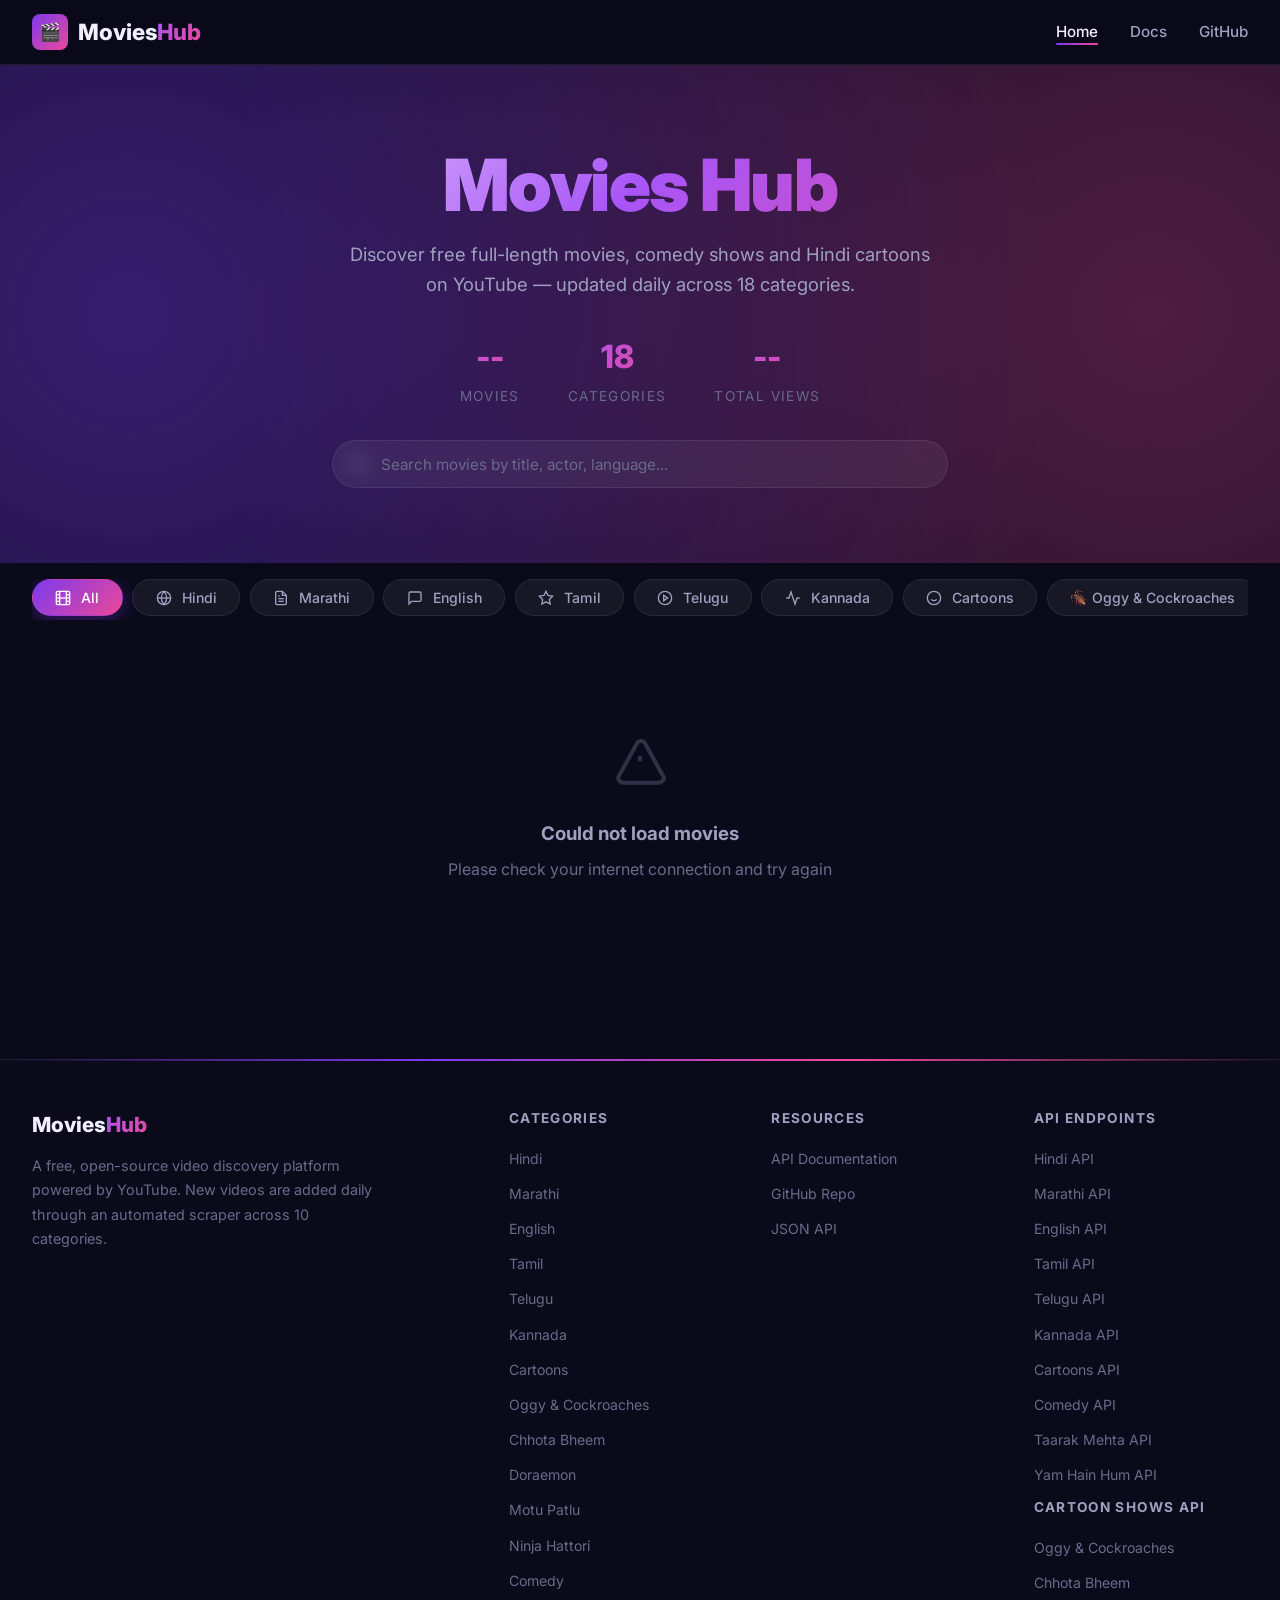
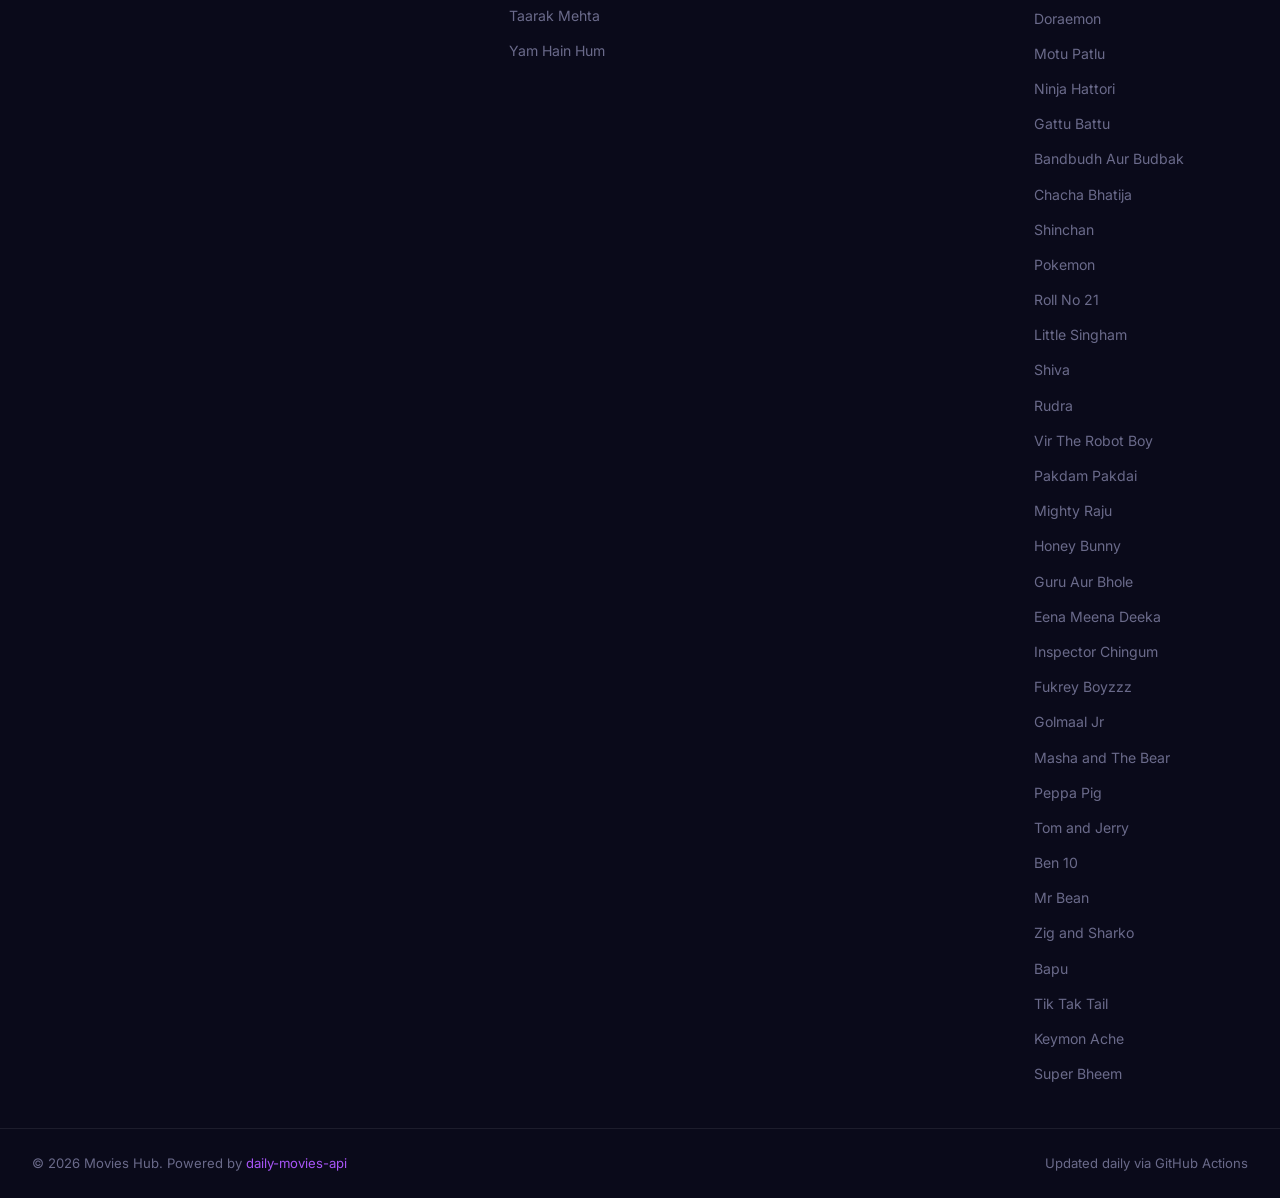
<file: website/index.html>
<!DOCTYPE html>
<html lang="en">

<head>
  <meta charset="UTF-8" />
  <meta name="viewport" content="width=device-width, initial-scale=1.0" />
  <title>Movies Hub – Free YouTube Movies</title>
  <meta name="description"
    content="Discover free full-length movies and comedy shows on YouTube across multiple languages and categories. Updated daily." />
  <link rel="stylesheet" href="style.css" />
  <link rel="icon"
    href="data:image/svg+xml,<svg xmlns='http://www.w3.org/2000/svg' viewBox='0 0 100 100'><text y='.9em' font-size='90'>🎬</text></svg>" />
</head>

<body>

  <!-- ═══ Navbar ═══ -->
  <nav class="navbar" id="navbar">
    <div class="navbar-inner">
      <a href="index.html" class="logo">
        <div class="logo-icon">🎬</div>
        <div class="logo-text">Movies<span>Hub</span></div>
      </a>
      <ul class="nav-links">
        <li><a href="index.html" class="active">Home</a></li>
        <li><a href="docs.html">Docs</a></li>
        <li><a href="https://github.com/samyak2403/daily-movies-api" target="_blank" rel="noopener">GitHub</a></li>
      </ul>
    </div>
  </nav>

  <!-- ═══ Hero Section ═══ -->
  <section class="hero">
    <div class="hero-content">
      <h1>Movies Hub</h1>
      <p>Discover free full-length movies, comedy shows and Hindi cartoons on YouTube — updated daily across 18 categories.</p>
      <div class="hero-stats">
        <div class="stat">
          <div class="stat-value" id="totalMovies">--</div>
          <div class="stat-label">Movies</div>
        </div>
        <div class="stat">
          <div class="stat-value" id="totalCategories">18</div>
          <div class="stat-label">Categories</div>
        </div>
        <div class="stat">
          <div class="stat-value" id="totalViews">--</div>
          <div class="stat-label">Total Views</div>
        </div>
      </div>

      <!-- Search Bar -->
      <div class="search-section">
        <div class="search-wrapper">
          <svg class="search-icon" viewBox="0 0 24 24" fill="none" stroke="currentColor" stroke-width="2">
            <circle cx="11" cy="11" r="8"></circle>
            <path d="M21 21l-4.35-4.35"></path>
          </svg>
          <input type="text" class="search-input" id="searchInput"
            placeholder="Search movies by title, actor, language..." autocomplete="off" />
          <button class="search-clear" id="searchClear" onclick="clearSearch()">✕</button>
        </div>
        <div class="search-result-count" id="searchResultCount"></div>
      </div>

    </div>
  </section>

  <!-- ═══ Category Filters ═══ -->
  <section class="filter-section">
    <div class="filter-bar" id="filterBar">
      <button class="filter-btn active" data-category="all">
        <svg viewBox="0 0 24 24" fill="none" stroke="currentColor" stroke-width="2"
          style="width: 16px; height: 16px; margin-right: 6px; vertical-align: text-bottom;">
          <rect x="2" y="2" width="20" height="20" rx="2.18" ry="2.18"></rect>
          <line x1="7" y1="2" x2="7" y2="22"></line>
          <line x1="17" y1="2" x2="17" y2="22"></line>
          <line x1="2" y1="12" x2="22" y2="12"></line>
          <line x1="2" y1="7" x2="7" y2="7"></line>
          <line x1="2" y1="17" x2="7" y2="17"></line>
          <line x1="17" y1="17" x2="22" y2="17"></line>
          <line x1="17" y1="7" x2="22" y2="7"></line>
        </svg>
        All
      </button>
      <button class="filter-btn" data-category="hindi">
        <svg viewBox="0 0 24 24" fill="none" stroke="currentColor" stroke-width="2"
          style="width: 16px; height: 16px; margin-right: 6px; vertical-align: text-bottom;">
          <circle cx="12" cy="12" r="10"></circle>
          <line x1="2" y1="12" x2="22" y2="12"></line>
          <path d="M12 2a15.3 15.3 0 0 1 4 10 15.3 15.3 0 0 1-4 10 15.3 15.3 0 0 1-4-10 15.3 15.3 0 0 1 4-10z"></path>
        </svg>
        Hindi
      </button>
      <button class="filter-btn" data-category="marathi">
        <svg viewBox="0 0 24 24" fill="none" stroke="currentColor" stroke-width="2"
          style="width: 16px; height: 16px; margin-right: 6px; vertical-align: text-bottom;">
          <path d="M14 2H6a2 2 0 0 0-2 2v16a2 2 0 0 0 2 2h12a2 2 0 0 0 2-2V8z"></path>
          <polyline points="14 2 14 8 20 8"></polyline>
          <line x1="16" y1="13" x2="8" y2="13"></line>
          <line x1="16" y1="17" x2="8" y2="17"></line>
          <polyline points="10 9 9 9 8 9"></polyline>
        </svg>
        Marathi
      </button>
      <button class="filter-btn" data-category="english">
        <svg viewBox="0 0 24 24" fill="none" stroke="currentColor" stroke-width="2"
          style="width: 16px; height: 16px; margin-right: 6px; vertical-align: text-bottom;">
          <path d="M21 15a2 2 0 0 1-2 2H7l-4 4V5a2 2 0 0 1 2-2h14a2 2 0 0 1 2 2z"></path>
        </svg>
        English
      </button>
      <button class="filter-btn" data-category="tamil">
        <svg viewBox="0 0 24 24" fill="none" stroke="currentColor" stroke-width="2"
          style="width: 16px; height: 16px; margin-right: 6px; vertical-align: text-bottom;">
          <path d="M12 2l3.09 6.26L22 9.27l-5 4.87 1.18 6.88L12 17.77l-6.18 3.25L7 14.14 2 9.27l6.91-1.01L12 2z"></path>
        </svg>
        Tamil
      </button>
      <button class="filter-btn" data-category="telugu">
        <svg viewBox="0 0 24 24" fill="none" stroke="currentColor" stroke-width="2"
          style="width: 16px; height: 16px; margin-right: 6px; vertical-align: text-bottom;">
          <circle cx="12" cy="12" r="10"></circle>
          <polygon points="10 8 16 12 10 16 10 8"></polygon>
        </svg>
        Telugu
      </button>
      <button class="filter-btn" data-category="kannada">
        <svg viewBox="0 0 24 24" fill="none" stroke="currentColor" stroke-width="2"
          style="width: 16px; height: 16px; margin-right: 6px; vertical-align: text-bottom;">
          <path d="M22 12h-4l-3 9L9 3l-3 9H2"></path>
        </svg>
        Kannada
      </button>
      <button class="filter-btn" data-category="cartoons">
        <svg viewBox="0 0 24 24" fill="none" stroke="currentColor" stroke-width="2"
          style="width: 16px; height: 16px; margin-right: 6px; vertical-align: text-bottom;">
          <circle cx="12" cy="12" r="10"></circle>
          <path d="M8 14s1.5 2 4 2 4-2 4-2"></path>
          <line x1="9" y1="9" x2="9.01" y2="9"></line>
          <line x1="15" y1="9" x2="15.01" y2="9"></line>
        </svg>
        Cartoons
      </button>
      <button class="filter-btn" data-category="cartoons/oggy_and_the_cockroaches">
        🪳 Oggy & Cockroaches
      </button>
      <button class="filter-btn" data-category="cartoons/bandbudh_aur_budbak">
        👦 Bandbudh Aur Budbak
      </button>
      <button class="filter-btn" data-category="cartoons/chhota_bheem">
        💪 Chhota Bheem
      </button>
      <button class="filter-btn" data-category="cartoons/motu_patlu">
        🍩 Motu Patlu
      </button>
      <button class="filter-btn" data-category="cartoons/gattu_battu">
        🔍 Gattu Battu
      </button>
      <button class="filter-btn" data-category="cartoons/doraemon">
        🤖 Doraemon
      </button>
      <button class="filter-btn" data-category="cartoons/ninja_hattori">
        🥷 Ninja Hattori
      </button>
      <button class="filter-btn" data-category="cartoons/chacha_bhatija">
        👨‍👦 Chacha Bhatija
      </button>
      <button class="filter-btn" data-category="cartoons/shinchan">
        👦 Shinchan
      </button>
      <button class="filter-btn" data-category="cartoons/pokemon">
        ⚡ Pokemon
      </button>
      <button class="filter-btn" data-category="cartoons/roll_no_21">
        🏫 Roll No 21
      </button>
      <button class="filter-btn" data-category="cartoons/little_singham">
        👮 Little Singham
      </button>
      <button class="filter-btn" data-category="cartoons/shiva">
        🚴 Shiva
      </button>
      <button class="filter-btn" data-category="cartoons/rudra">
        🪄 Rudra
      </button>
      <button class="filter-btn" data-category="cartoons/vir_the_robot_boy">
        🤖 Vir The Robot Boy
      </button>
      <button class="filter-btn" data-category="cartoons/pakdam_pakdai">
        🐶 Pakdam Pakdai
      </button>
      <button class="filter-btn" data-category="cartoons/mighty_raju">
        🦸 Mighty Raju
      </button>
      <button class="filter-btn" data-category="cartoons/honey_bunny_ka_jholmaal">
        🐰 Honey Bunny
      </button>
      <button class="filter-btn" data-category="cartoons/guru_aur_bhole">
        🎤 Guru Aur Bhole
      </button>
      <button class="filter-btn" data-category="cartoons/eena_meena_deeka">
        🦊 Eena Meena Deeka
      </button>
      <button class="filter-btn" data-category="cartoons/inspector_chingum">
        👮‍♂️ Inspector Chingum
      </button>
      <button class="filter-btn" data-category="cartoons/fukrey_boyzzz">
        👦 Fukrey Boyzzz
      </button>
      <button class="filter-btn" data-category="cartoons/golmaal_jr">
        🤪 Golmaal Jr
      </button>
      <button class="filter-btn" data-category="cartoons/masha_and_the_bear">
        👧 Masha and The Bear
      </button>
      <button class="filter-btn" data-category="cartoons/peppa_pig">
        🐷 Peppa Pig
      </button>
      <button class="filter-btn" data-category="cartoons/tom_and_jerry">
        🐱 Tom and Jerry
      </button>
      <button class="filter-btn" data-category="cartoons/ben_10">
        ⌚ Ben 10
      </button>
      <button class="filter-btn" data-category="cartoons/mr_bean">
        🧸 Mr Bean
      </button>
      <button class="filter-btn" data-category="cartoons/zig_and_sharko">
        🦈 Zig and Sharko
      </button>
      <button class="filter-btn" data-category="cartoons/bapu">
        👓 Bapu
      </button>
      <button class="filter-btn" data-category="cartoons/tik_tak_tail">
        🐯 Tik Tak Tail
      </button>
      <button class="filter-btn" data-category="cartoons/keymon_ache">
        🐒 Keymon Ache
      </button>
      <button class="filter-btn" data-category="cartoons/super_bheem">
        🦸‍♂️ Super Bheem
      </button>
      <button class="filter-btn" data-category="comedy">
        <svg viewBox="0 0 24 24" fill="none" stroke="currentColor" stroke-width="2"
          style="width: 16px; height: 16px; margin-right: 6px; vertical-align: text-bottom;">
          <path
            d="M14 9V5a3 3 0 0 0-3-3l-4 9v11h11.28a2 2 0 0 0 2-1.7l1.38-9a2 2 0 0 0-2-2.3zM7 22H4a2 2 0 0 1-2-2v-7a2 2 0 0 1 2-2h3">
          </path>
        </svg>
        Comedy
      </button>
      <button class="filter-btn" data-category="taarak_mehta">
        <svg viewBox="0 0 24 24" fill="none" stroke="currentColor" stroke-width="2"
          style="width: 16px; height: 16px; margin-right: 6px; vertical-align: text-bottom;">
          <circle cx="6" cy="15" r="4"></circle>
          <circle cx="18" cy="15" r="4"></circle>
          <path d="M14 15a2 2 0 0 0-2-2 2 2 0 0 0-2 2"></path>
          <path d="M2.5 13L5 7c.7-1.3 2.1-2 3.5-2h7c1.4 0 2.8.7 3.5 2l2.5 6"></path>
        </svg>
        Taarak Mehta
      </button>
      <button class="filter-btn" data-category="yam_hain_hum">
        <svg viewBox="0 0 24 24" fill="none" stroke="currentColor" stroke-width="2"
          style="width: 16px; height: 16px; margin-right: 6px; vertical-align: text-bottom;">
          <path d="M20 21v-2a4 4 0 0 0-4-4H8a4 4 0 0 0-4 4v2"></path>
          <circle cx="12" cy="7" r="4"></circle>
        </svg>
        Yam Hain Hum
      </button>
    </div>
  </section>

  <!-- ═══ Movies Grid ═══ -->
  <section class="movies-section">
    <div class="movies-grid" id="moviesGrid">
      <!-- Movie cards are rendered by script.js -->
    </div>
  </section>

  <!-- ═══ Footer ═══ -->
  <footer class="footer">
    <div class="footer-inner">
      <div class="footer-brand">
        <h3>Movies<span>Hub</span></h3>
        <p>A free, open-source video discovery platform powered by YouTube. New videos are added daily through an
          automated scraper across 10 categories.</p>
      </div>

      <div class="footer-col">
        <h4>Categories</h4>
        <ul>
          <li><a href="#"
              onclick="filterMovies('hindi'); window.scrollTo({top:0,behavior:'smooth'}); return false;">Hindi</a></li>
          <li><a href="#"
              onclick="filterMovies('marathi'); window.scrollTo({top:0,behavior:'smooth'}); return false;">Marathi</a>
          </li>
          <li><a href="#"
              onclick="filterMovies('english'); window.scrollTo({top:0,behavior:'smooth'}); return false;">English</a>
          </li>
          <li><a href="#"
              onclick="filterMovies('tamil'); window.scrollTo({top:0,behavior:'smooth'}); return false;">Tamil</a></li>
          <li><a href="#"
              onclick="filterMovies('telugu'); window.scrollTo({top:0,behavior:'smooth'}); return false;">Telugu</a>
          </li>
          <li><a href="#"
              onclick="filterMovies('kannada'); window.scrollTo({top:0,behavior:'smooth'}); return false;">Kannada</a>
          </li>
          <li><a href="#"
              onclick="filterMovies('cartoons'); window.scrollTo({top:0,behavior:'smooth'}); return false;">Cartoons</a>
          </li>
          <li><a href="#"
              onclick="filterMovies('cartoons/oggy_and_the_cockroaches'); window.scrollTo({top:0,behavior:'smooth'}); return false;">Oggy & Cockroaches</a>
          </li>
          <li><a href="#"
              onclick="filterMovies('cartoons/chhota_bheem'); window.scrollTo({top:0,behavior:'smooth'}); return false;">Chhota Bheem</a>
          </li>
          <li><a href="#"
              onclick="filterMovies('cartoons/doraemon'); window.scrollTo({top:0,behavior:'smooth'}); return false;">Doraemon</a>
          </li>
          <li><a href="#"
              onclick="filterMovies('cartoons/motu_patlu'); window.scrollTo({top:0,behavior:'smooth'}); return false;">Motu Patlu</a>
          </li>
          <li><a href="#"
              onclick="filterMovies('cartoons/ninja_hattori'); window.scrollTo({top:0,behavior:'smooth'}); return false;">Ninja Hattori</a>
          </li>
          <li><a href="#"
              onclick="filterMovies('comedy'); window.scrollTo({top:0,behavior:'smooth'}); return false;">Comedy</a>
          </li>
          <li><a href="#"
              onclick="filterMovies('taarak_mehta'); window.scrollTo({top:0,behavior:'smooth'}); return false;">Taarak
              Mehta</a>
          </li>
          <li><a href="#"
              onclick="filterMovies('yam_hain_hum'); window.scrollTo({top:0,behavior:'smooth'}); return false;">Yam Hain
              Hum</a>
          </li>
        </ul>
      </div>

      <div class="footer-col">
        <h4>Resources</h4>
        <ul>
          <li><a href="docs.html">API Documentation</a></li>
          <li><a href="https://github.com/samyak2403/daily-movies-api" target="_blank" rel="noopener">GitHub Repo</a>
          </li>
          <li><a href="https://raw.githubusercontent.com/samyak2403/daily-movies-api/main/movies/movies.json"
              target="_blank" rel="noopener">JSON API</a></li>
        </ul>
      </div>

      <div class="footer-col">
        <h4>API Endpoints</h4>
        <ul>
          <li><a href="https://raw.githubusercontent.com/samyak2403/daily-movies-api/main/movies/hindi/hindi.json"
              target="_blank" rel="noopener">Hindi API</a></li>
          <li><a href="https://raw.githubusercontent.com/samyak2403/daily-movies-api/main/movies/marathi/marathi.json"
              target="_blank" rel="noopener">Marathi API</a></li>
          <li><a href="https://raw.githubusercontent.com/samyak2403/daily-movies-api/main/movies/english/english.json"
              target="_blank" rel="noopener">English API</a></li>
          <li><a href="https://raw.githubusercontent.com/samyak2403/daily-movies-api/main/movies/tamil/tamil.json"
              target="_blank" rel="noopener">Tamil API</a></li>
          <li><a href="https://raw.githubusercontent.com/samyak2403/daily-movies-api/main/movies/telugu/telugu.json"
              target="_blank" rel="noopener">Telugu API</a></li>
          <li><a href="https://raw.githubusercontent.com/samyak2403/daily-movies-api/main/movies/kannada/kannada.json"
              target="_blank" rel="noopener">Kannada API</a></li>
          <li><a href="https://raw.githubusercontent.com/samyak2403/daily-movies-api/main/movies/cartoons/cartoons.json"
              target="_blank" rel="noopener">Cartoons API</a></li>
          <li><a href="https://raw.githubusercontent.com/samyak2403/daily-movies-api/main/movies/comedy/comedy.json"
              target="_blank" rel="noopener">Comedy API</a></li>
          <li><a
              href="https://raw.githubusercontent.com/samyak2403/daily-movies-api/main/movies/taarak_mehta/taarak_mehta.json"
              target="_blank" rel="noopener">Taarak Mehta API</a></li>
          <li><a
              href="https://raw.githubusercontent.com/samyak2403/daily-movies-api/main/movies/yam_hain_hum/yam_hain_hum.json"
              target="_blank" rel="noopener">Yam Hain Hum API</a></li>
        </ul>
        <h4>Cartoon Shows API</h4>
        <ul>
          <li><a href="https://raw.githubusercontent.com/samyak2403/daily-movies-api/main/movies/cartoons/oggy_and_the_cockroaches/oggy_and_the_cockroaches.json"
              target="_blank" rel="noopener">Oggy & Cockroaches</a></li>
          <li><a href="https://raw.githubusercontent.com/samyak2403/daily-movies-api/main/movies/cartoons/chhota_bheem/chhota_bheem.json"
              target="_blank" rel="noopener">Chhota Bheem</a></li>
          <li><a href="https://raw.githubusercontent.com/samyak2403/daily-movies-api/main/movies/cartoons/doraemon/doraemon.json"
              target="_blank" rel="noopener">Doraemon</a></li>
          <li><a href="https://raw.githubusercontent.com/samyak2403/daily-movies-api/main/movies/cartoons/motu_patlu/motu_patlu.json"
              target="_blank" rel="noopener">Motu Patlu</a></li>
          <li><a href="https://raw.githubusercontent.com/samyak2403/daily-movies-api/main/movies/cartoons/ninja_hattori/ninja_hattori.json"
              target="_blank" rel="noopener">Ninja Hattori</a></li>
          <li><a href="https://raw.githubusercontent.com/samyak2403/daily-movies-api/main/movies/cartoons/gattu_battu/gattu_battu.json"
              target="_blank" rel="noopener">Gattu Battu</a></li>
          <li><a href="https://raw.githubusercontent.com/samyak2403/daily-movies-api/main/movies/cartoons/bandbudh_aur_budbak/bandbudh_aur_budbak.json"
              target="_blank" rel="noopener">Bandbudh Aur Budbak</a></li>
          <li><a href="https://raw.githubusercontent.com/samyak2403/daily-movies-api/main/movies/cartoons/chacha_bhatija/chacha_bhatija.json"
              target="_blank" rel="noopener">Chacha Bhatija</a></li>
          <li><a href="https://raw.githubusercontent.com/samyak2403/daily-movies-api/main/movies/cartoons/shinchan/shinchan.json" target="_blank" rel="noopener">Shinchan</a></li>
          <li><a href="https://raw.githubusercontent.com/samyak2403/daily-movies-api/main/movies/cartoons/pokemon/pokemon.json" target="_blank" rel="noopener">Pokemon</a></li>
          <li><a href="https://raw.githubusercontent.com/samyak2403/daily-movies-api/main/movies/cartoons/roll_no_21/roll_no_21.json" target="_blank" rel="noopener">Roll No 21</a></li>
          <li><a href="https://raw.githubusercontent.com/samyak2403/daily-movies-api/main/movies/cartoons/little_singham/little_singham.json" target="_blank" rel="noopener">Little Singham</a></li>
          <li><a href="https://raw.githubusercontent.com/samyak2403/daily-movies-api/main/movies/cartoons/shiva/shiva.json" target="_blank" rel="noopener">Shiva</a></li>
          <li><a href="https://raw.githubusercontent.com/samyak2403/daily-movies-api/main/movies/cartoons/rudra/rudra.json" target="_blank" rel="noopener">Rudra</a></li>
          <li><a href="https://raw.githubusercontent.com/samyak2403/daily-movies-api/main/movies/cartoons/vir_the_robot_boy/vir_the_robot_boy.json" target="_blank" rel="noopener">Vir The Robot Boy</a></li>
          <li><a href="https://raw.githubusercontent.com/samyak2403/daily-movies-api/main/movies/cartoons/pakdam_pakdai/pakdam_pakdai.json" target="_blank" rel="noopener">Pakdam Pakdai</a></li>
          <li><a href="https://raw.githubusercontent.com/samyak2403/daily-movies-api/main/movies/cartoons/mighty_raju/mighty_raju.json" target="_blank" rel="noopener">Mighty Raju</a></li>
          <li><a href="https://raw.githubusercontent.com/samyak2403/daily-movies-api/main/movies/cartoons/honey_bunny_ka_jholmaal/honey_bunny_ka_jholmaal.json" target="_blank" rel="noopener">Honey Bunny</a></li>
          <li><a href="https://raw.githubusercontent.com/samyak2403/daily-movies-api/main/movies/cartoons/guru_aur_bhole/guru_aur_bhole.json" target="_blank" rel="noopener">Guru Aur Bhole</a></li>
          <li><a href="https://raw.githubusercontent.com/samyak2403/daily-movies-api/main/movies/cartoons/eena_meena_deeka/eena_meena_deeka.json" target="_blank" rel="noopener">Eena Meena Deeka</a></li>
          <li><a href="https://raw.githubusercontent.com/samyak2403/daily-movies-api/main/movies/cartoons/inspector_chingum/inspector_chingum.json" target="_blank" rel="noopener">Inspector Chingum</a></li>
          <li><a href="https://raw.githubusercontent.com/samyak2403/daily-movies-api/main/movies/cartoons/fukrey_boyzzz/fukrey_boyzzz.json" target="_blank" rel="noopener">Fukrey Boyzzz</a></li>
          <li><a href="https://raw.githubusercontent.com/samyak2403/daily-movies-api/main/movies/cartoons/golmaal_jr/golmaal_jr.json" target="_blank" rel="noopener">Golmaal Jr</a></li>
          <li><a href="https://raw.githubusercontent.com/samyak2403/daily-movies-api/main/movies/cartoons/masha_and_the_bear/masha_and_the_bear.json" target="_blank" rel="noopener">Masha and The Bear</a></li>
          <li><a href="https://raw.githubusercontent.com/samyak2403/daily-movies-api/main/movies/cartoons/peppa_pig/peppa_pig.json" target="_blank" rel="noopener">Peppa Pig</a></li>
          <li><a href="https://raw.githubusercontent.com/samyak2403/daily-movies-api/main/movies/cartoons/tom_and_jerry/tom_and_jerry.json" target="_blank" rel="noopener">Tom and Jerry</a></li>
          <li><a href="https://raw.githubusercontent.com/samyak2403/daily-movies-api/main/movies/cartoons/ben_10/ben_10.json" target="_blank" rel="noopener">Ben 10</a></li>
          <li><a href="https://raw.githubusercontent.com/samyak2403/daily-movies-api/main/movies/cartoons/mr_bean/mr_bean.json" target="_blank" rel="noopener">Mr Bean</a></li>
          <li><a href="https://raw.githubusercontent.com/samyak2403/daily-movies-api/main/movies/cartoons/zig_and_sharko/zig_and_sharko.json" target="_blank" rel="noopener">Zig and Sharko</a></li>
          <li><a href="https://raw.githubusercontent.com/samyak2403/daily-movies-api/main/movies/cartoons/bapu/bapu.json" target="_blank" rel="noopener">Bapu</a></li>
          <li><a href="https://raw.githubusercontent.com/samyak2403/daily-movies-api/main/movies/cartoons/tik_tak_tail/tik_tak_tail.json" target="_blank" rel="noopener">Tik Tak Tail</a></li>
          <li><a href="https://raw.githubusercontent.com/samyak2403/daily-movies-api/main/movies/cartoons/keymon_ache/keymon_ache.json" target="_blank" rel="noopener">Keymon Ache</a></li>
          <li><a href="https://raw.githubusercontent.com/samyak2403/daily-movies-api/main/movies/cartoons/super_bheem/super_bheem.json" target="_blank" rel="noopener">Super Bheem</a></li>
        </ul>
      </div>
    </div>

    <div class="footer-bottom">
      <span>© 2026 Movies Hub. Powered by <a href="https://github.com/samyak2403/daily-movies-api" target="_blank"
          rel="noopener">daily-movies-api</a></span>
      <span>Updated daily via GitHub Actions</span>
    </div>
  </footer>

  <script src="script.js"></script>
</body>

</html>
</file>
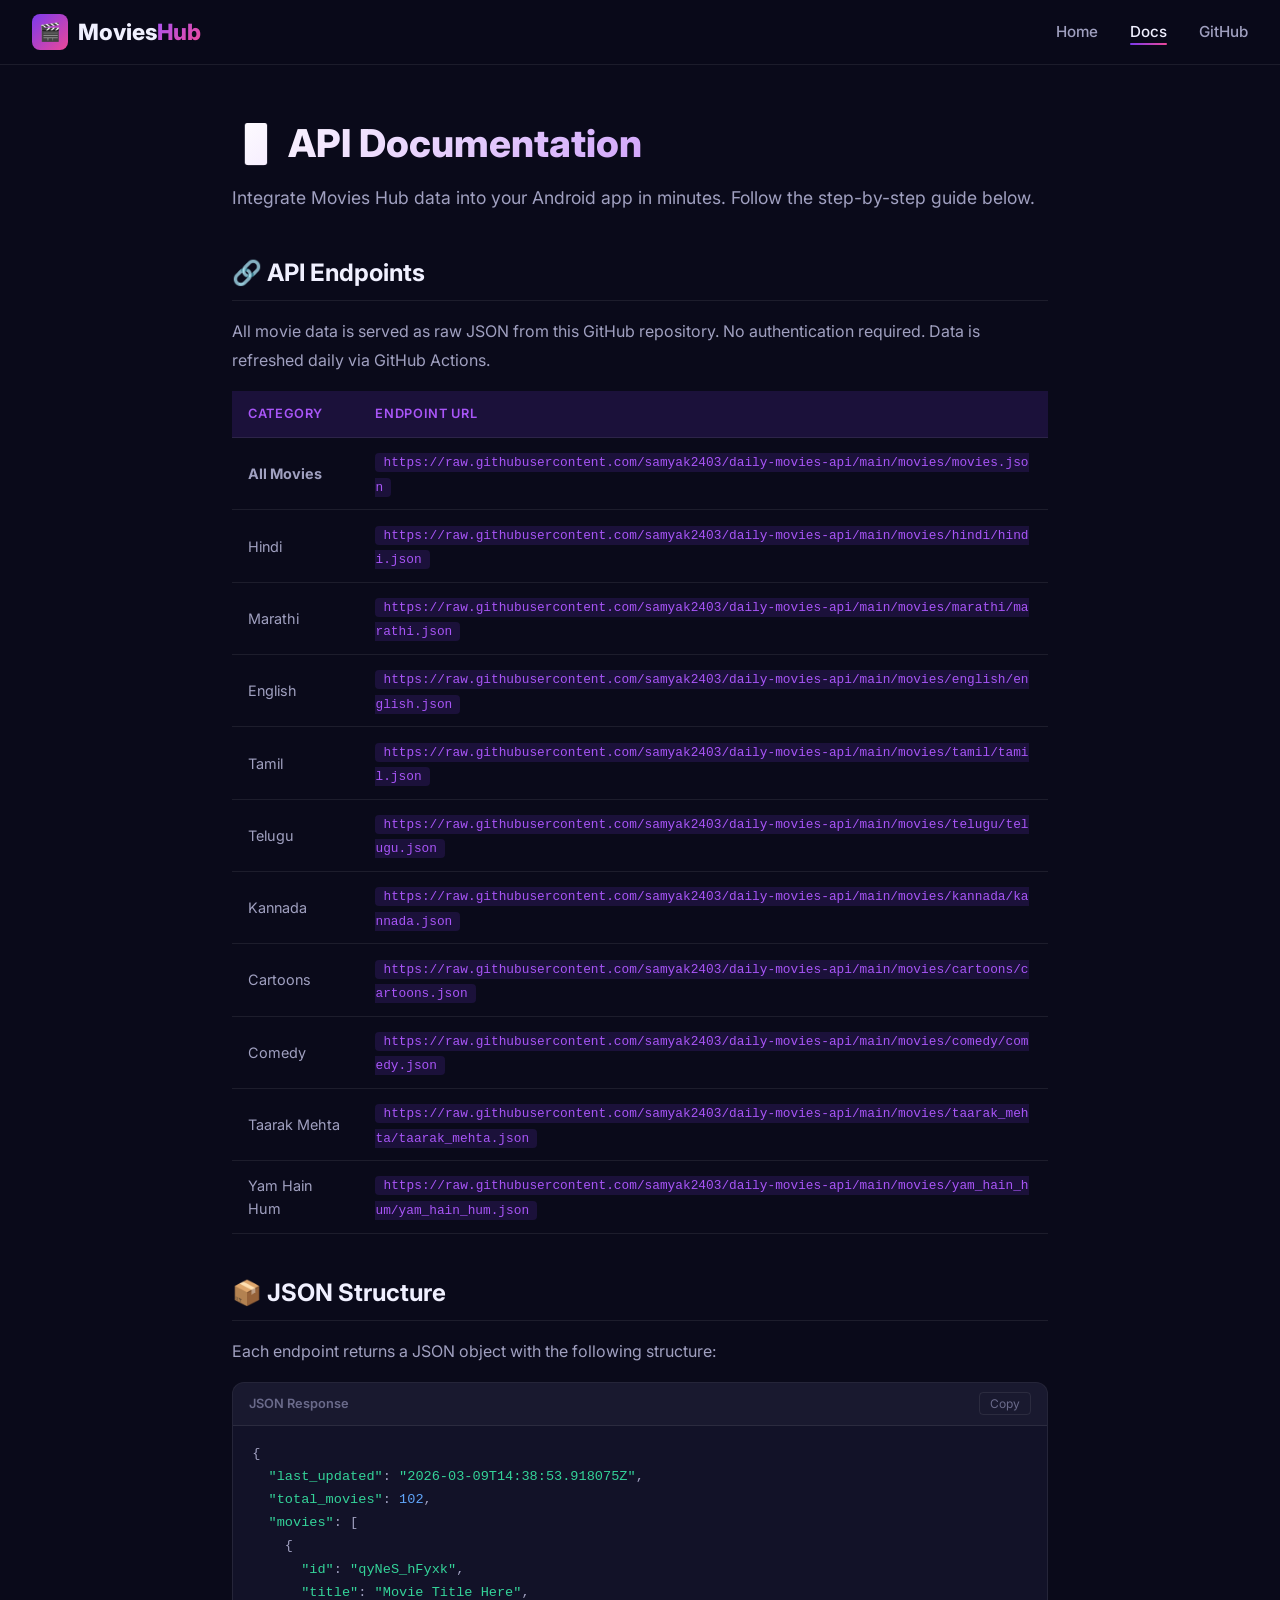
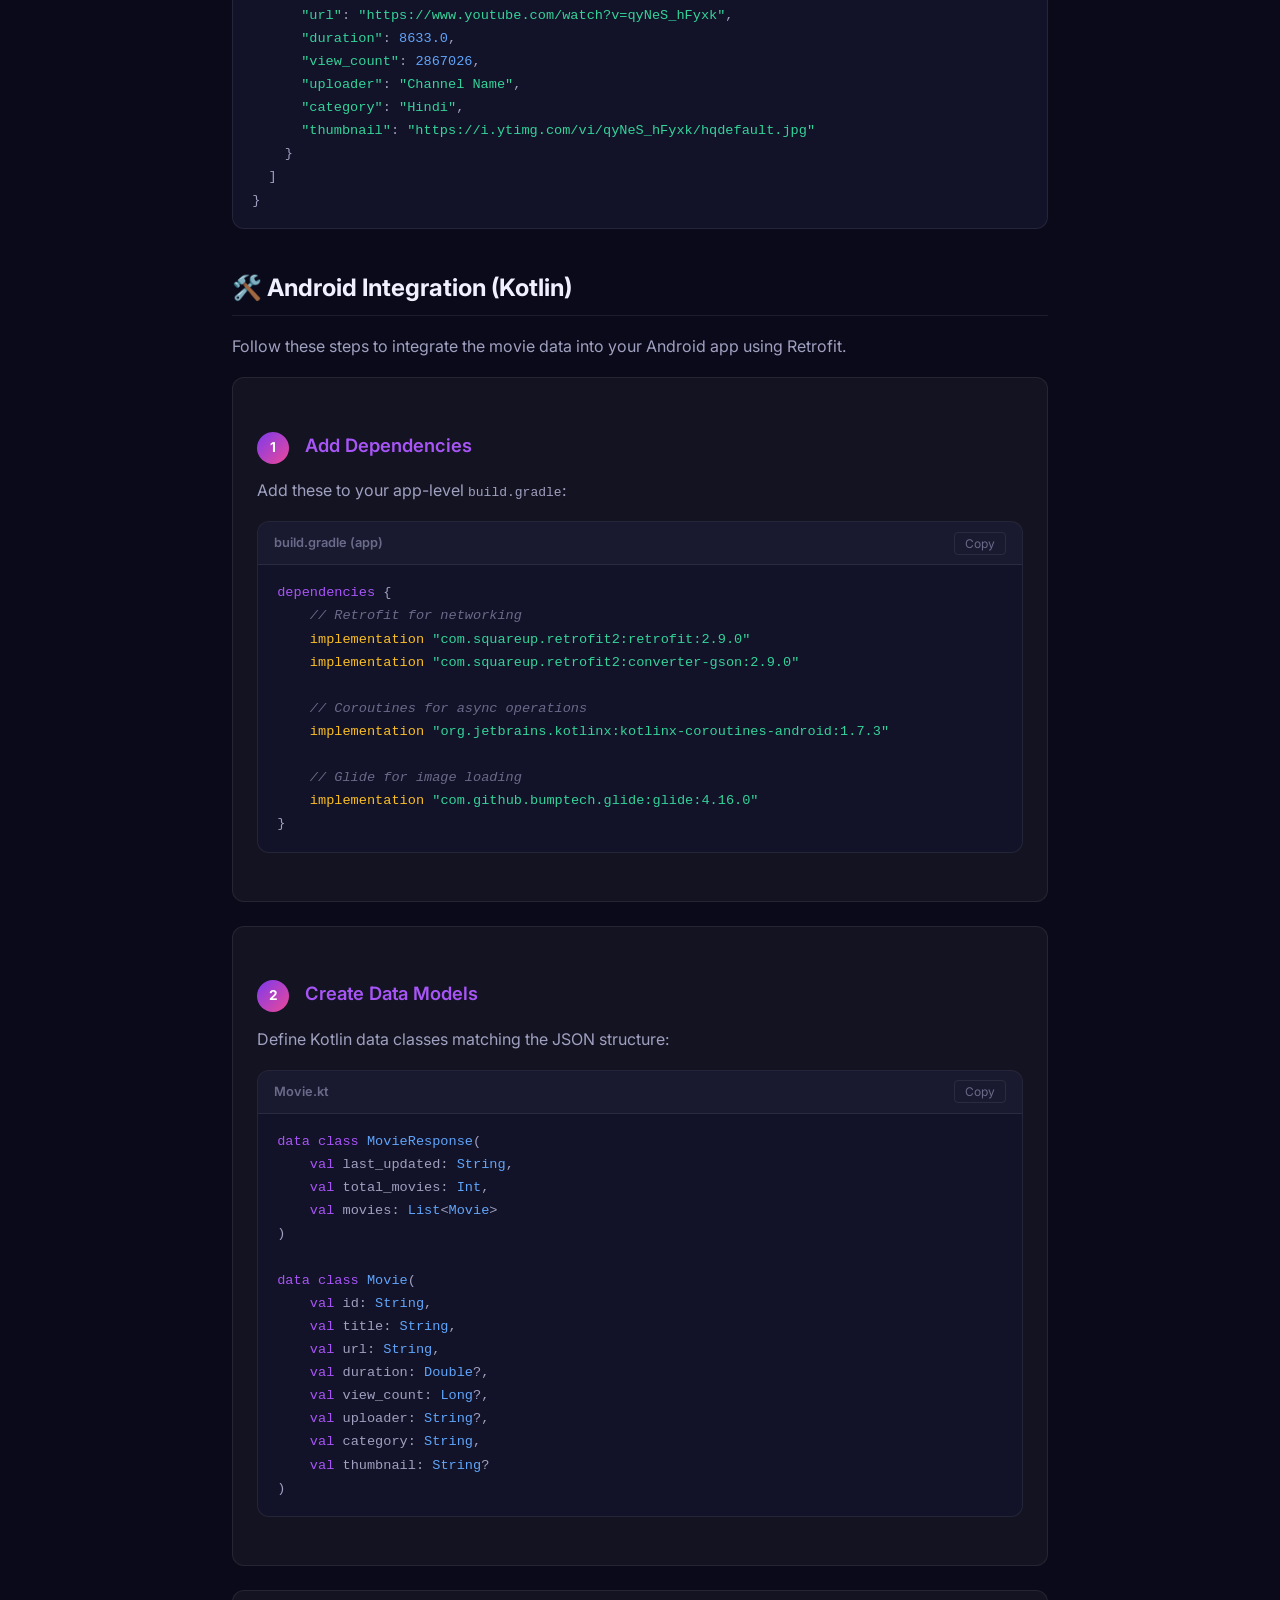
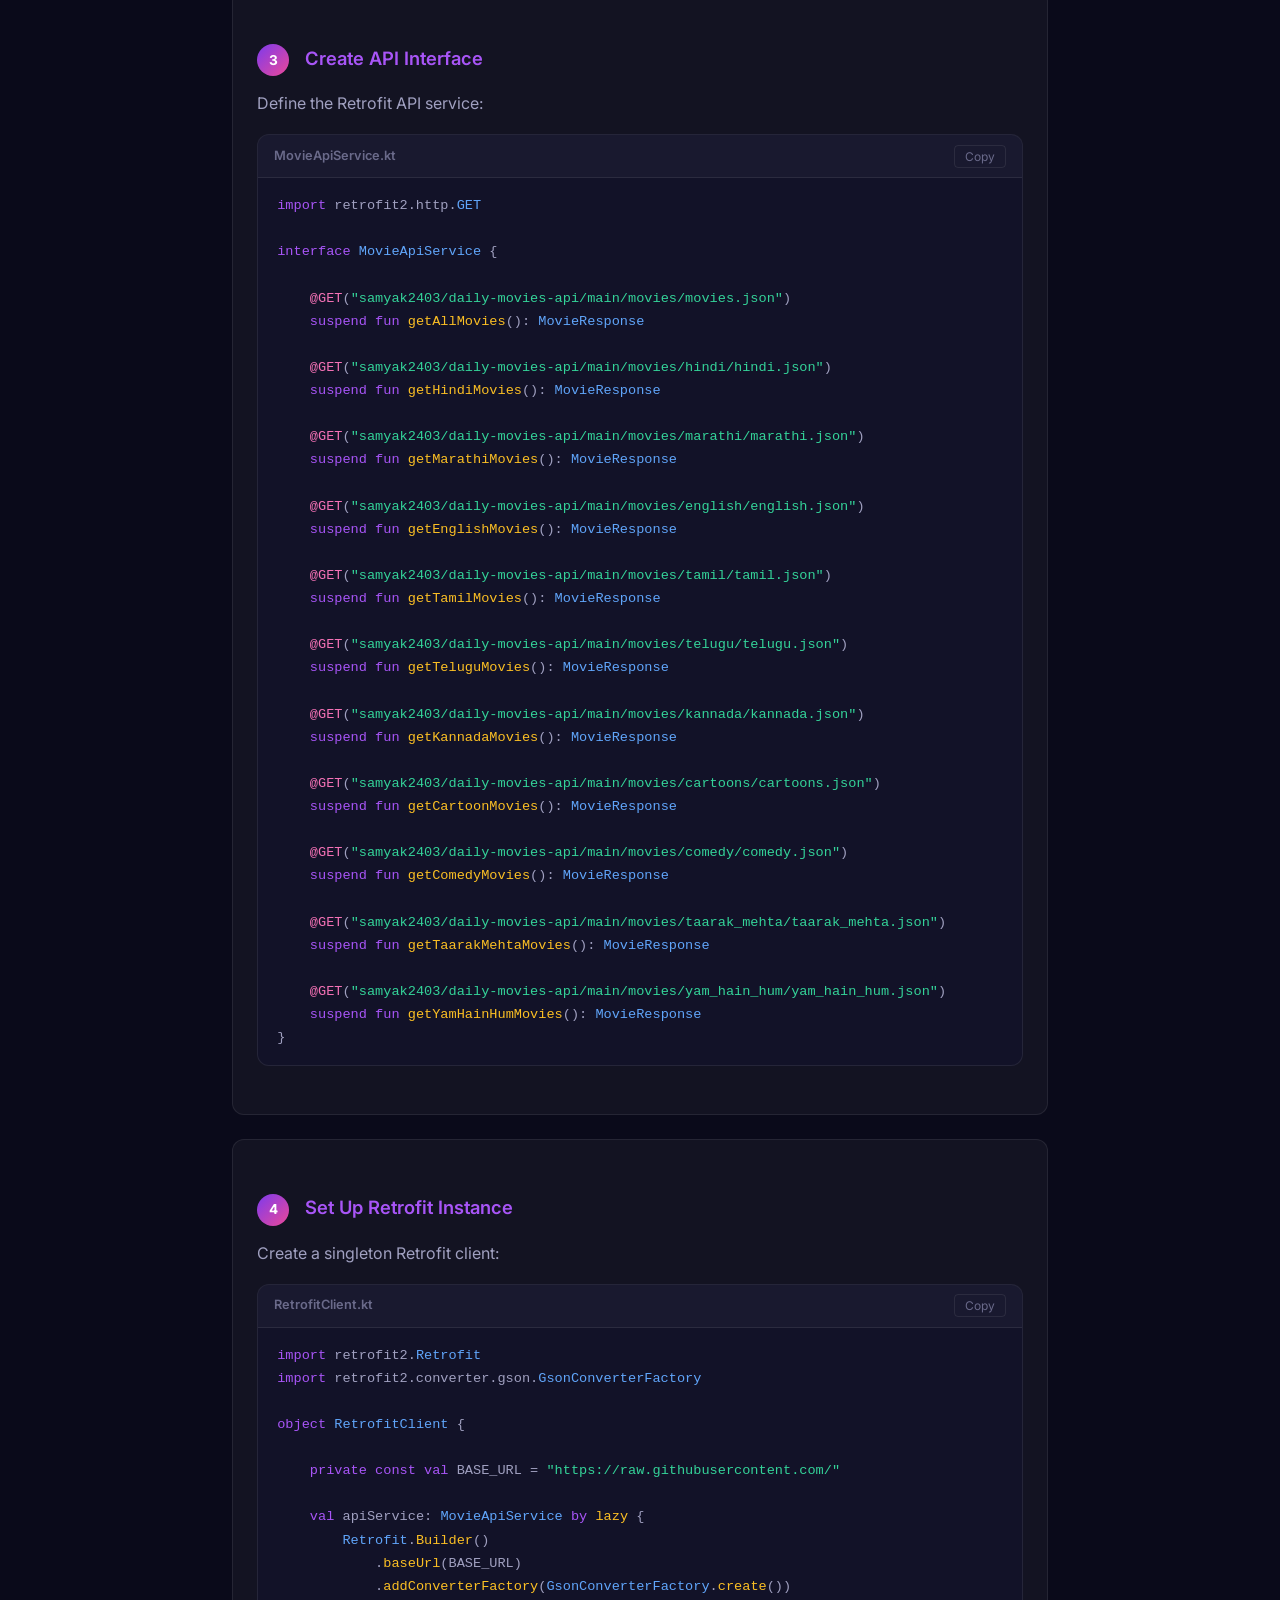
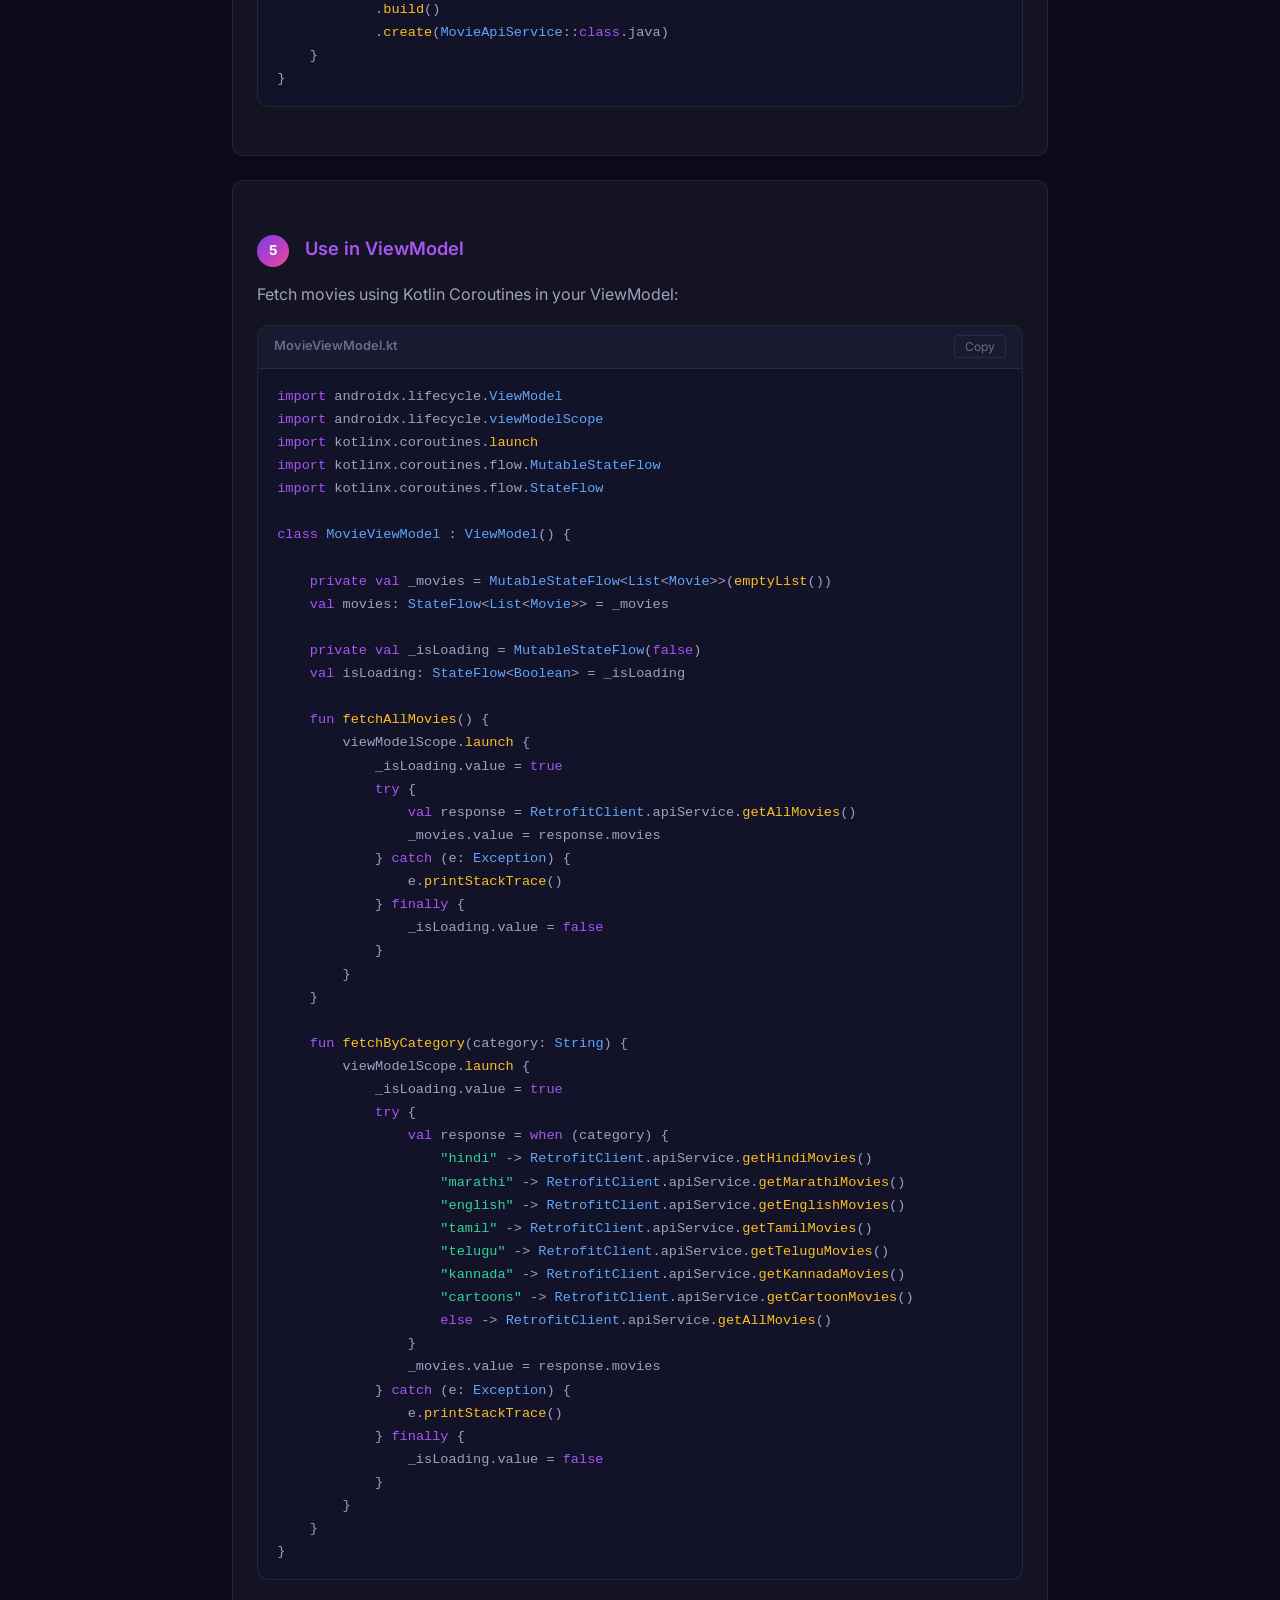
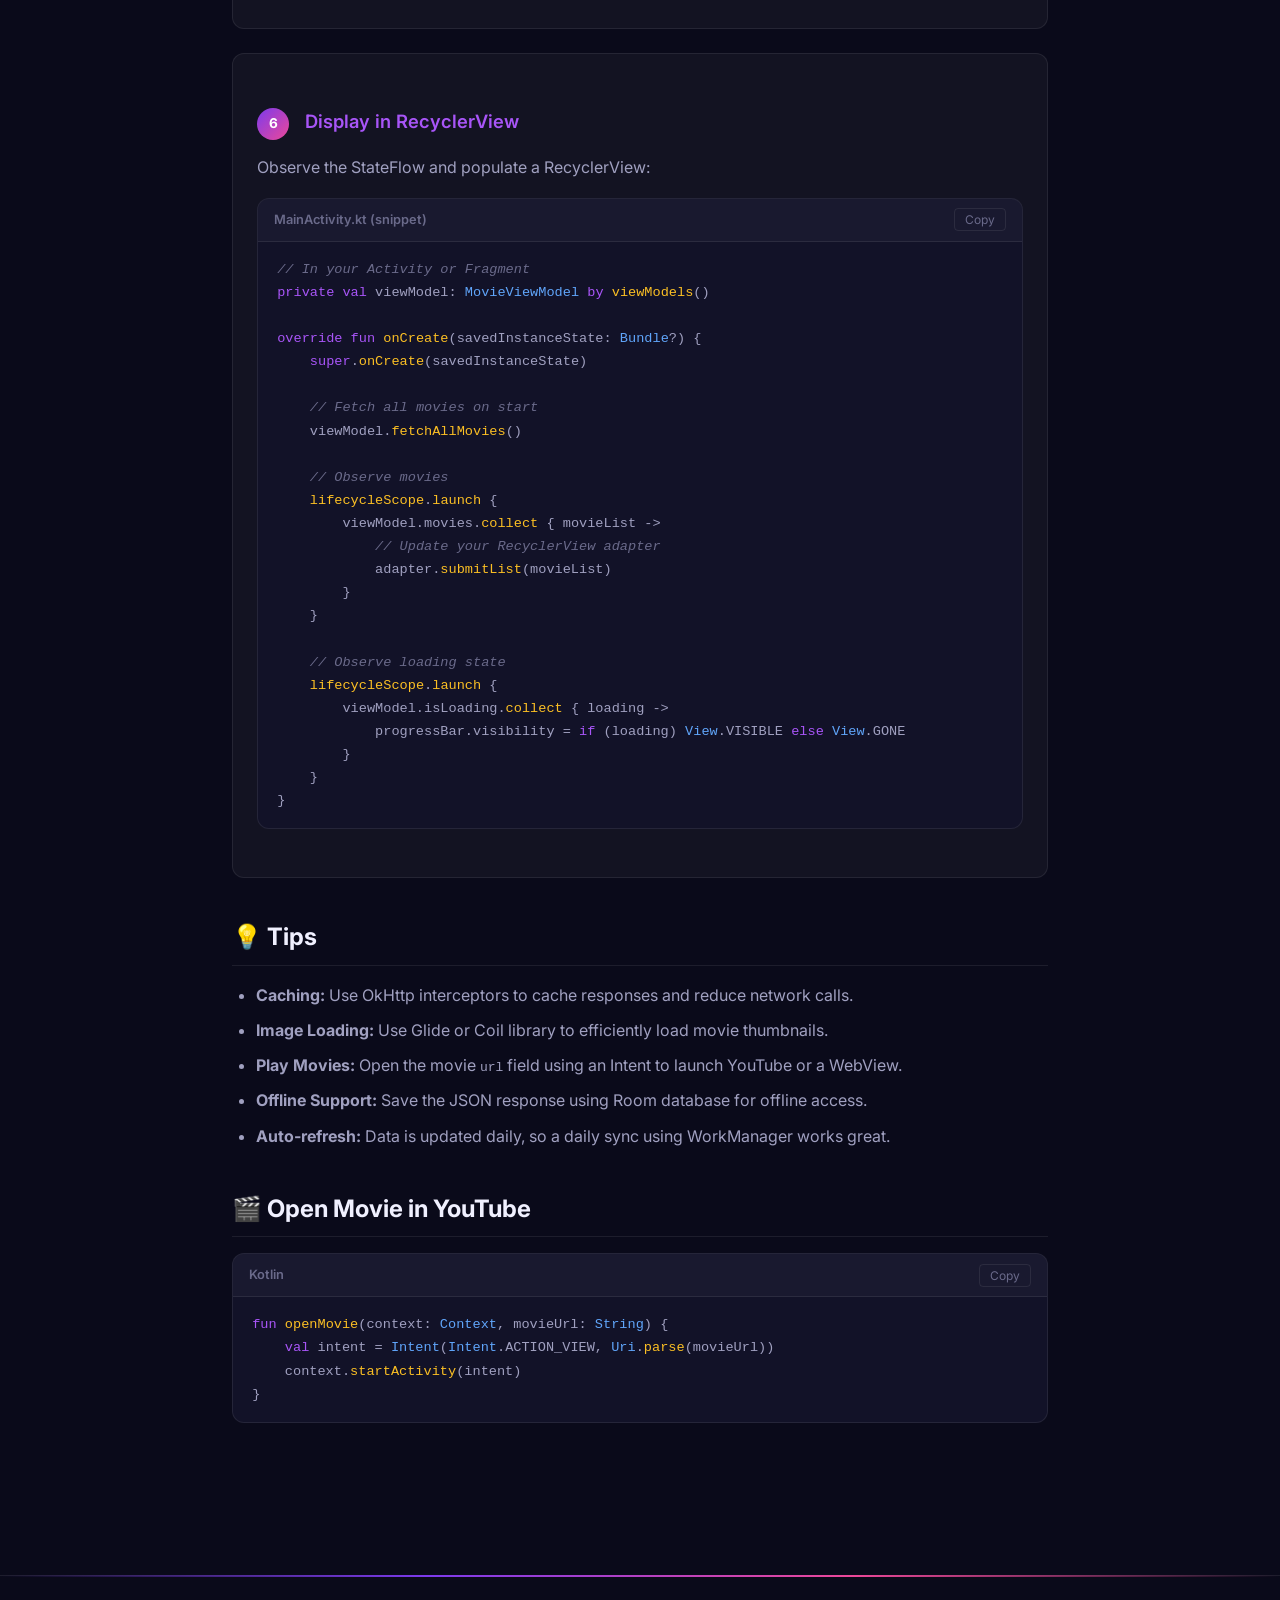
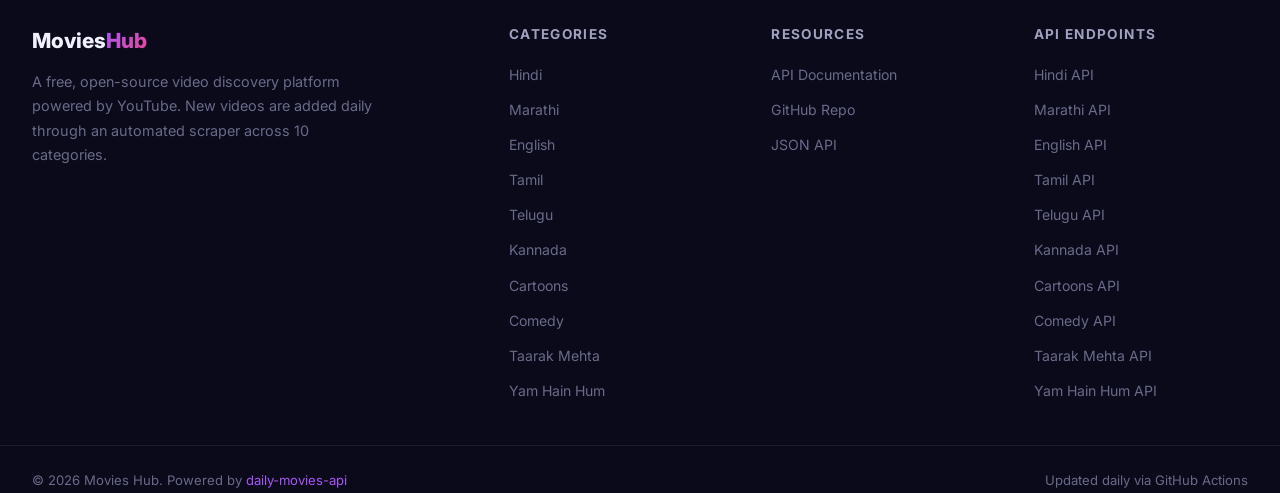
<file: website/docs.html>
<!DOCTYPE html>
<html lang="en">

<head>
  <meta charset="UTF-8" />
  <meta name="viewport" content="width=device-width, initial-scale=1.0" />
  <title>API Documentation – Movies Hub</title>
  <meta name="description"
    content="Learn how to integrate the Movies Hub API into your Android app. Step-by-step guide with Kotlin code examples." />
  <link rel="stylesheet" href="style.css" />
  <link rel="icon"
    href="data:image/svg+xml,<svg xmlns='http://www.w3.org/2000/svg' viewBox='0 0 100 100'><text y='.9em' font-size='90'>🎬</text></svg>" />
</head>

<body>

  <!-- ═══ Navbar ═══ -->
  <nav class="navbar" id="navbar">
    <div class="navbar-inner">
      <a href="index.html" class="logo">
        <div class="logo-icon">🎬</div>
        <div class="logo-text">Movies<span>Hub</span></div>
      </a>
      <ul class="nav-links">
        <li><a href="index.html">Home</a></li>
        <li><a href="docs.html" class="active">Docs</a></li>
        <li><a href="https://github.com/samyak2403/daily-movies-api" target="_blank" rel="noopener">GitHub</a></li>
      </ul>
    </div>
  </nav>

  <!-- ═══ Docs Content ═══ -->
  <div class="docs-container">

    <h1>📱 API Documentation</h1>
    <p class="subtitle">Integrate Movies Hub data into your Android app in minutes. Follow the step-by-step guide below.
    </p>

    <!-- ── API Endpoints ── -->
    <h2>🔗 API Endpoints</h2>
    <p>All movie data is served as raw JSON from this GitHub repository. No authentication required. Data is refreshed
      daily via GitHub Actions.</p>

    <table class="api-table">
      <thead>
        <tr>
          <th>Category</th>
          <th>Endpoint URL</th>
        </tr>
      </thead>
      <tbody>
        <tr>
          <td><strong>All Movies</strong></td>
          <td><code>https://raw.githubusercontent.com/samyak2403/daily-movies-api/main/movies/movies.json</code></td>
        </tr>
        <tr>
          <td>Hindi</td>
          <td><code>https://raw.githubusercontent.com/samyak2403/daily-movies-api/main/movies/hindi/hindi.json</code>
          </td>
        </tr>
        <tr>
          <td>Marathi</td>
          <td>
            <code>https://raw.githubusercontent.com/samyak2403/daily-movies-api/main/movies/marathi/marathi.json</code>
          </td>
        </tr>
        <tr>
          <td>English</td>
          <td>
            <code>https://raw.githubusercontent.com/samyak2403/daily-movies-api/main/movies/english/english.json</code>
          </td>
        </tr>
        <tr>
          <td>Tamil</td>
          <td><code>https://raw.githubusercontent.com/samyak2403/daily-movies-api/main/movies/tamil/tamil.json</code>
          </td>
        </tr>
        <tr>
          <td>Telugu</td>
          <td><code>https://raw.githubusercontent.com/samyak2403/daily-movies-api/main/movies/telugu/telugu.json</code>
          </td>
        </tr>
        <tr>
          <td>Kannada</td>
          <td>
            <code>https://raw.githubusercontent.com/samyak2403/daily-movies-api/main/movies/kannada/kannada.json</code>
          </td>
        </tr>
        <tr>
          <td>Cartoons</td>
          <td>
            <code>https://raw.githubusercontent.com/samyak2403/daily-movies-api/main/movies/cartoons/cartoons.json</code>
          </td>
        </tr>
        <tr>
          <td>Comedy</td>
          <td><code>https://raw.githubusercontent.com/samyak2403/daily-movies-api/main/movies/comedy/comedy.json</code>
          </td>
        </tr>
        <tr>
          <td>Taarak Mehta</td>
          <td>
            <code>https://raw.githubusercontent.com/samyak2403/daily-movies-api/main/movies/taarak_mehta/taarak_mehta.json</code>
          </td>
        </tr>
        <tr>
          <td>Yam Hain Hum</td>
          <td>
            <code>https://raw.githubusercontent.com/samyak2403/daily-movies-api/main/movies/yam_hain_hum/yam_hain_hum.json</code>
          </td>
        </tr>
      </tbody>
    </table>

    <!-- ── JSON Structure ── -->
    <h2>📦 JSON Structure</h2>
    <p>Each endpoint returns a JSON object with the following structure:</p>

    <div class="code-block">
      <div class="code-block-header">
        <span>JSON Response</span>
        <button class="copy-btn" onclick="copyCode(this)">Copy</button>
      </div>
      <pre>{
  <span class="string">"last_updated"</span>: <span class="string">"2026-03-09T14:38:53.918075Z"</span>,
  <span class="string">"total_movies"</span>: <span class="type">102</span>,
  <span class="string">"movies"</span>: [
    {
      <span class="string">"id"</span>: <span class="string">"qyNeS_hFyxk"</span>,
      <span class="string">"title"</span>: <span class="string">"Movie Title Here"</span>,
      <span class="string">"url"</span>: <span class="string">"https://www.youtube.com/watch?v=qyNeS_hFyxk"</span>,
      <span class="string">"duration"</span>: <span class="type">8633.0</span>,
      <span class="string">"view_count"</span>: <span class="type">2867026</span>,
      <span class="string">"uploader"</span>: <span class="string">"Channel Name"</span>,
      <span class="string">"category"</span>: <span class="string">"Hindi"</span>,
      <span class="string">"thumbnail"</span>: <span class="string">"https://i.ytimg.com/vi/qyNeS_hFyxk/hqdefault.jpg"</span>
    }
  ]
}</pre>
    </div>

    <!-- ── Android Integration ── -->
    <h2>🛠️ Android Integration (Kotlin)</h2>
    <p>Follow these steps to integrate the movie data into your Android app using Retrofit.</p>

    <!-- Step 1 -->
    <div class="step-card">
      <h3><span class="step-number">1</span> Add Dependencies</h3>
      <p>Add these to your app-level <code>build.gradle</code>:</p>
      <div class="code-block">
        <div class="code-block-header">
          <span>build.gradle (app)</span>
          <button class="copy-btn" onclick="copyCode(this)">Copy</button>
        </div>
        <pre><span class="keyword">dependencies</span> {
    <span class="comment">// Retrofit for networking</span>
    <span class="function">implementation</span> <span class="string">"com.squareup.retrofit2:retrofit:2.9.0"</span>
    <span class="function">implementation</span> <span class="string">"com.squareup.retrofit2:converter-gson:2.9.0"</span>

    <span class="comment">// Coroutines for async operations</span>
    <span class="function">implementation</span> <span class="string">"org.jetbrains.kotlinx:kotlinx-coroutines-android:1.7.3"</span>

    <span class="comment">// Glide for image loading</span>
    <span class="function">implementation</span> <span class="string">"com.github.bumptech.glide:glide:4.16.0"</span>
}</pre>
      </div>
    </div>

    <!-- Step 2 -->
    <div class="step-card">
      <h3><span class="step-number">2</span> Create Data Models</h3>
      <p>Define Kotlin data classes matching the JSON structure:</p>
      <div class="code-block">
        <div class="code-block-header">
          <span>Movie.kt</span>
          <button class="copy-btn" onclick="copyCode(this)">Copy</button>
        </div>
        <pre><span class="keyword">data class</span> <span class="type">MovieResponse</span>(
    <span class="keyword">val</span> last_updated: <span class="type">String</span>,
    <span class="keyword">val</span> total_movies: <span class="type">Int</span>,
    <span class="keyword">val</span> movies: <span class="type">List</span>&lt;<span class="type">Movie</span>&gt;
)

<span class="keyword">data class</span> <span class="type">Movie</span>(
    <span class="keyword">val</span> id: <span class="type">String</span>,
    <span class="keyword">val</span> title: <span class="type">String</span>,
    <span class="keyword">val</span> url: <span class="type">String</span>,
    <span class="keyword">val</span> duration: <span class="type">Double</span>?,
    <span class="keyword">val</span> view_count: <span class="type">Long</span>?,
    <span class="keyword">val</span> uploader: <span class="type">String</span>?,
    <span class="keyword">val</span> category: <span class="type">String</span>,
    <span class="keyword">val</span> thumbnail: <span class="type">String</span>?
)</pre>
      </div>
    </div>

    <!-- Step 3 -->
    <div class="step-card">
      <h3><span class="step-number">3</span> Create API Interface</h3>
      <p>Define the Retrofit API service:</p>
      <div class="code-block">
        <div class="code-block-header">
          <span>MovieApiService.kt</span>
          <button class="copy-btn" onclick="copyCode(this)">Copy</button>
        </div>
        <pre><span class="keyword">import</span> retrofit2.http.<span class="type">GET</span>

<span class="keyword">interface</span> <span class="type">MovieApiService</span> {

    <span class="annotation">@GET</span>(<span class="string">"samyak2403/daily-movies-api/main/movies/movies.json"</span>)
    <span class="keyword">suspend fun</span> <span class="function">getAllMovies</span>(): <span class="type">MovieResponse</span>

    <span class="annotation">@GET</span>(<span class="string">"samyak2403/daily-movies-api/main/movies/hindi/hindi.json"</span>)
    <span class="keyword">suspend fun</span> <span class="function">getHindiMovies</span>(): <span class="type">MovieResponse</span>

    <span class="annotation">@GET</span>(<span class="string">"samyak2403/daily-movies-api/main/movies/marathi/marathi.json"</span>)
    <span class="keyword">suspend fun</span> <span class="function">getMarathiMovies</span>(): <span class="type">MovieResponse</span>

    <span class="annotation">@GET</span>(<span class="string">"samyak2403/daily-movies-api/main/movies/english/english.json"</span>)
    <span class="keyword">suspend fun</span> <span class="function">getEnglishMovies</span>(): <span class="type">MovieResponse</span>

    <span class="annotation">@GET</span>(<span class="string">"samyak2403/daily-movies-api/main/movies/tamil/tamil.json"</span>)
    <span class="keyword">suspend fun</span> <span class="function">getTamilMovies</span>(): <span class="type">MovieResponse</span>

    <span class="annotation">@GET</span>(<span class="string">"samyak2403/daily-movies-api/main/movies/telugu/telugu.json"</span>)
    <span class="keyword">suspend fun</span> <span class="function">getTeluguMovies</span>(): <span class="type">MovieResponse</span>

    <span class="annotation">@GET</span>(<span class="string">"samyak2403/daily-movies-api/main/movies/kannada/kannada.json"</span>)
    <span class="keyword">suspend fun</span> <span class="function">getKannadaMovies</span>(): <span class="type">MovieResponse</span>

    <span class="annotation">@GET</span>(<span class="string">"samyak2403/daily-movies-api/main/movies/cartoons/cartoons.json"</span>)
    <span class="keyword">suspend fun</span> <span class="function">getCartoonMovies</span>(): <span class="type">MovieResponse</span>

    <span class="annotation">@GET</span>(<span class="string">"samyak2403/daily-movies-api/main/movies/comedy/comedy.json"</span>)
    <span class="keyword">suspend fun</span> <span class="function">getComedyMovies</span>(): <span class="type">MovieResponse</span>

    <span class="annotation">@GET</span>(<span class="string">"samyak2403/daily-movies-api/main/movies/taarak_mehta/taarak_mehta.json"</span>)
    <span class="keyword">suspend fun</span> <span class="function">getTaarakMehtaMovies</span>(): <span class="type">MovieResponse</span>

    <span class="annotation">@GET</span>(<span class="string">"samyak2403/daily-movies-api/main/movies/yam_hain_hum/yam_hain_hum.json"</span>)
    <span class="keyword">suspend fun</span> <span class="function">getYamHainHumMovies</span>(): <span class="type">MovieResponse</span>
}</pre>
      </div>
    </div>

    <!-- Step 4 -->
    <div class="step-card">
      <h3><span class="step-number">4</span> Set Up Retrofit Instance</h3>
      <p>Create a singleton Retrofit client:</p>
      <div class="code-block">
        <div class="code-block-header">
          <span>RetrofitClient.kt</span>
          <button class="copy-btn" onclick="copyCode(this)">Copy</button>
        </div>
        <pre><span class="keyword">import</span> retrofit2.<span class="type">Retrofit</span>
<span class="keyword">import</span> retrofit2.converter.gson.<span class="type">GsonConverterFactory</span>

<span class="keyword">object</span> <span class="type">RetrofitClient</span> {

    <span class="keyword">private const val</span> BASE_URL = <span class="string">"https://raw.githubusercontent.com/"</span>

    <span class="keyword">val</span> apiService: <span class="type">MovieApiService</span> <span class="keyword">by</span> <span class="function">lazy</span> {
        <span class="type">Retrofit</span>.<span class="function">Builder</span>()
            .<span class="function">baseUrl</span>(BASE_URL)
            .<span class="function">addConverterFactory</span>(<span class="type">GsonConverterFactory</span>.<span class="function">create</span>())
            .<span class="function">build</span>()
            .<span class="function">create</span>(<span class="type">MovieApiService</span>::<span class="keyword">class</span>.java)
    }
}</pre>
      </div>
    </div>

    <!-- Step 5 -->
    <div class="step-card">
      <h3><span class="step-number">5</span> Use in ViewModel</h3>
      <p>Fetch movies using Kotlin Coroutines in your ViewModel:</p>
      <div class="code-block">
        <div class="code-block-header">
          <span>MovieViewModel.kt</span>
          <button class="copy-btn" onclick="copyCode(this)">Copy</button>
        </div>
        <pre><span class="keyword">import</span> androidx.lifecycle.<span class="type">ViewModel</span>
<span class="keyword">import</span> androidx.lifecycle.<span class="type">viewModelScope</span>
<span class="keyword">import</span> kotlinx.coroutines.<span class="function">launch</span>
<span class="keyword">import</span> kotlinx.coroutines.flow.<span class="type">MutableStateFlow</span>
<span class="keyword">import</span> kotlinx.coroutines.flow.<span class="type">StateFlow</span>

<span class="keyword">class</span> <span class="type">MovieViewModel</span> : <span class="type">ViewModel</span>() {

    <span class="keyword">private val</span> _movies = <span class="type">MutableStateFlow</span>&lt;<span class="type">List</span>&lt;<span class="type">Movie</span>&gt;&gt;(<span class="function">emptyList</span>())
    <span class="keyword">val</span> movies: <span class="type">StateFlow</span>&lt;<span class="type">List</span>&lt;<span class="type">Movie</span>&gt;&gt; = _movies

    <span class="keyword">private val</span> _isLoading = <span class="type">MutableStateFlow</span>(<span class="keyword">false</span>)
    <span class="keyword">val</span> isLoading: <span class="type">StateFlow</span>&lt;<span class="type">Boolean</span>&gt; = _isLoading

    <span class="keyword">fun</span> <span class="function">fetchAllMovies</span>() {
        viewModelScope.<span class="function">launch</span> {
            _isLoading.value = <span class="keyword">true</span>
            <span class="keyword">try</span> {
                <span class="keyword">val</span> response = <span class="type">RetrofitClient</span>.apiService.<span class="function">getAllMovies</span>()
                _movies.value = response.movies
            } <span class="keyword">catch</span> (e: <span class="type">Exception</span>) {
                e.<span class="function">printStackTrace</span>()
            } <span class="keyword">finally</span> {
                _isLoading.value = <span class="keyword">false</span>
            }
        }
    }

    <span class="keyword">fun</span> <span class="function">fetchByCategory</span>(category: <span class="type">String</span>) {
        viewModelScope.<span class="function">launch</span> {
            _isLoading.value = <span class="keyword">true</span>
            <span class="keyword">try</span> {
                <span class="keyword">val</span> response = <span class="keyword">when</span> (category) {
                    <span class="string">"hindi"</span> -> <span class="type">RetrofitClient</span>.apiService.<span class="function">getHindiMovies</span>()
                    <span class="string">"marathi"</span> -> <span class="type">RetrofitClient</span>.apiService.<span class="function">getMarathiMovies</span>()
                    <span class="string">"english"</span> -> <span class="type">RetrofitClient</span>.apiService.<span class="function">getEnglishMovies</span>()
                    <span class="string">"tamil"</span> -> <span class="type">RetrofitClient</span>.apiService.<span class="function">getTamilMovies</span>()
                    <span class="string">"telugu"</span> -> <span class="type">RetrofitClient</span>.apiService.<span class="function">getTeluguMovies</span>()
                    <span class="string">"kannada"</span> -> <span class="type">RetrofitClient</span>.apiService.<span class="function">getKannadaMovies</span>()
                    <span class="string">"cartoons"</span> -> <span class="type">RetrofitClient</span>.apiService.<span class="function">getCartoonMovies</span>()
                    <span class="keyword">else</span> -> <span class="type">RetrofitClient</span>.apiService.<span class="function">getAllMovies</span>()
                }
                _movies.value = response.movies
            } <span class="keyword">catch</span> (e: <span class="type">Exception</span>) {
                e.<span class="function">printStackTrace</span>()
            } <span class="keyword">finally</span> {
                _isLoading.value = <span class="keyword">false</span>
            }
        }
    }
}</pre>
      </div>
    </div>

    <!-- Step 6 -->
    <div class="step-card">
      <h3><span class="step-number">6</span> Display in RecyclerView</h3>
      <p>Observe the StateFlow and populate a RecyclerView:</p>
      <div class="code-block">
        <div class="code-block-header">
          <span>MainActivity.kt (snippet)</span>
          <button class="copy-btn" onclick="copyCode(this)">Copy</button>
        </div>
        <pre><span class="comment">// In your Activity or Fragment</span>
<span class="keyword">private val</span> viewModel: <span class="type">MovieViewModel</span> <span class="keyword">by</span> <span class="function">viewModels</span>()

<span class="keyword">override fun</span> <span class="function">onCreate</span>(savedInstanceState: <span class="type">Bundle</span>?) {
    <span class="keyword">super</span>.<span class="function">onCreate</span>(savedInstanceState)

    <span class="comment">// Fetch all movies on start</span>
    viewModel.<span class="function">fetchAllMovies</span>()

    <span class="comment">// Observe movies</span>
    <span class="function">lifecycleScope</span>.<span class="function">launch</span> {
        viewModel.movies.<span class="function">collect</span> { movieList ->
            <span class="comment">// Update your RecyclerView adapter</span>
            adapter.<span class="function">submitList</span>(movieList)
        }
    }

    <span class="comment">// Observe loading state</span>
    <span class="function">lifecycleScope</span>.<span class="function">launch</span> {
        viewModel.isLoading.<span class="function">collect</span> { loading ->
            progressBar.visibility = <span class="keyword">if</span> (loading) <span class="type">View</span>.VISIBLE <span class="keyword">else</span> <span class="type">View</span>.GONE
        }
    }
}</pre>
      </div>
    </div>

    <!-- Tips -->
    <h2>💡 Tips</h2>
    <ul>
      <li><strong>Caching:</strong> Use OkHttp interceptors to cache responses and reduce network calls.</li>
      <li><strong>Image Loading:</strong> Use Glide or Coil library to efficiently load movie thumbnails.</li>
      <li><strong>Play Movies:</strong> Open the movie <code>url</code> field using an Intent to launch YouTube or a
        WebView.</li>
      <li><strong>Offline Support:</strong> Save the JSON response using Room database for offline access.</li>
      <li><strong>Auto-refresh:</strong> Data is updated daily, so a daily sync using WorkManager works great.</li>
    </ul>

    <h2>🎬 Open Movie in YouTube</h2>
    <div class="code-block">
      <div class="code-block-header">
        <span>Kotlin</span>
        <button class="copy-btn" onclick="copyCode(this)">Copy</button>
      </div>
      <pre><span class="keyword">fun</span> <span class="function">openMovie</span>(context: <span class="type">Context</span>, movieUrl: <span class="type">String</span>) {
    <span class="keyword">val</span> intent = <span class="type">Intent</span>(<span class="type">Intent</span>.ACTION_VIEW, <span class="type">Uri</span>.<span class="function">parse</span>(movieUrl))
    context.<span class="function">startActivity</span>(intent)
}</pre>
    </div>

  </div>

  <!-- ═══ Footer ═══ -->
  <footer class="footer">
    <div class="footer-inner">
      <div class="footer-brand">
        <h3>Movies<span>Hub</span></h3>
        <p>A free, open-source video discovery platform powered by YouTube. New videos are added daily through an
          automated scraper across 10 categories.</p>
      </div>

      <div class="footer-col">
        <h4>Categories</h4>
        <ul>
          <li><a href="index.html">Hindi</a></li>
          <li><a href="index.html">Marathi</a></li>
          <li><a href="index.html">English</a></li>
          <li><a href="index.html">Tamil</a></li>
          <li><a href="index.html">Telugu</a></li>
          <li><a href="index.html">Kannada</a></li>
          <li><a href="index.html">Cartoons</a></li>
          <li><a href="index.html">Comedy</a></li>
          <li><a href="index.html">Taarak Mehta</a></li>
          <li><a href="index.html">Yam Hain Hum</a></li>
        </ul>
      </div>

      <div class="footer-col">
        <h4>Resources</h4>
        <ul>
          <li><a href="docs.html">API Documentation</a></li>
          <li><a href="https://github.com/samyak2403/daily-movies-api" target="_blank" rel="noopener">GitHub Repo</a>
          </li>
          <li><a href="https://raw.githubusercontent.com/samyak2403/daily-movies-api/main/movies/movies.json"
              target="_blank" rel="noopener">JSON API</a></li>
        </ul>
      </div>

      <div class="footer-col">
        <h4>API Endpoints</h4>
        <ul>
          <li><a href="https://raw.githubusercontent.com/samyak2403/daily-movies-api/main/movies/hindi/hindi.json"
              target="_blank" rel="noopener">Hindi API</a></li>
          <li><a href="https://raw.githubusercontent.com/samyak2403/daily-movies-api/main/movies/marathi/marathi.json"
              target="_blank" rel="noopener">Marathi API</a></li>
          <li><a href="https://raw.githubusercontent.com/samyak2403/daily-movies-api/main/movies/english/english.json"
              target="_blank" rel="noopener">English API</a></li>
          <li><a href="https://raw.githubusercontent.com/samyak2403/daily-movies-api/main/movies/tamil/tamil.json"
              target="_blank" rel="noopener">Tamil API</a></li>
          <li><a href="https://raw.githubusercontent.com/samyak2403/daily-movies-api/main/movies/telugu/telugu.json"
              target="_blank" rel="noopener">Telugu API</a></li>
          <li><a href="https://raw.githubusercontent.com/samyak2403/daily-movies-api/main/movies/kannada/kannada.json"
              target="_blank" rel="noopener">Kannada API</a></li>
          <li><a href="https://raw.githubusercontent.com/samyak2403/daily-movies-api/main/movies/cartoons/cartoons.json"
              target="_blank" rel="noopener">Cartoons API</a></li>
          <li><a href="https://raw.githubusercontent.com/samyak2403/daily-movies-api/main/movies/comedy/comedy.json"
              target="_blank" rel="noopener">Comedy API</a></li>
          <li><a
              href="https://raw.githubusercontent.com/samyak2403/daily-movies-api/main/movies/taarak_mehta/taarak_mehta.json"
              target="_blank" rel="noopener">Taarak Mehta API</a></li>
          <li><a
              href="https://raw.githubusercontent.com/samyak2403/daily-movies-api/main/movies/yam_hain_hum/yam_hain_hum.json"
              target="_blank" rel="noopener">Yam Hain Hum API</a></li>
        </ul>
      </div>
    </div>

    <div class="footer-bottom">
      <span>© 2026 Movies Hub. Powered by <a href="https://github.com/samyak2403/daily-movies-api" target="_blank"
          rel="noopener">daily-movies-api</a></span>
      <span>Updated daily via GitHub Actions</span>
    </div>
  </footer>

  <script src="script.js"></script>
</body>

</html>
</file>
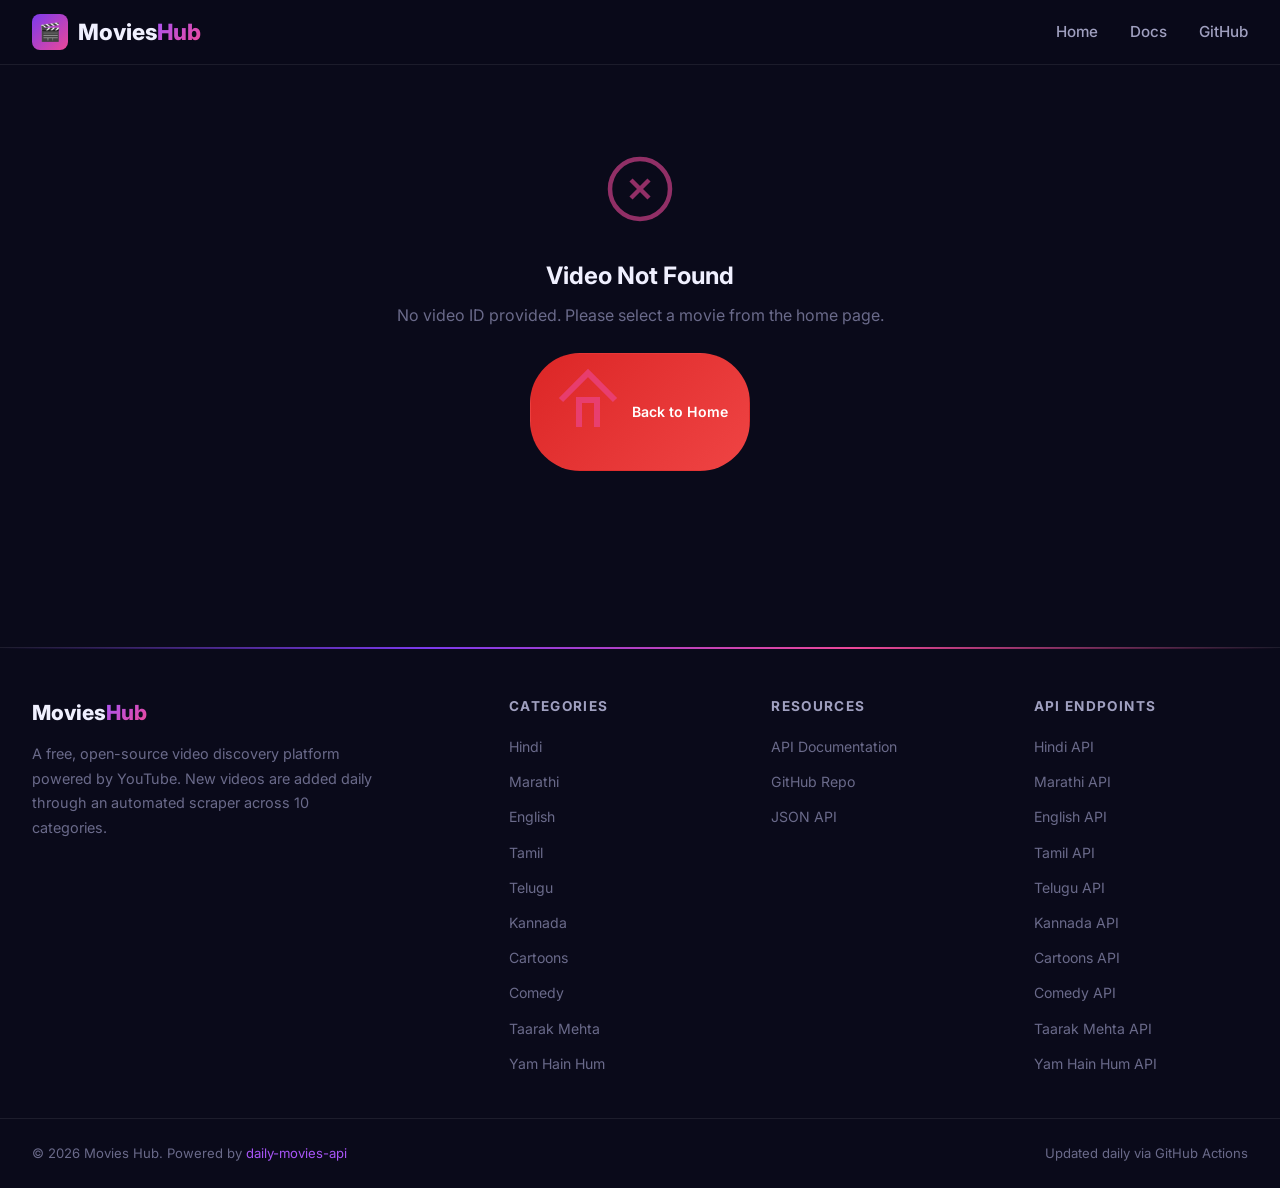
<file: website/player.html>
<!DOCTYPE html>
<html lang="en">

<head>
    <meta charset="UTF-8" />
    <meta name="viewport" content="width=device-width, initial-scale=1.0" />
    <title>Now Playing – Movies Hub</title>
    <meta name="description" content="Watch free full-length movies on Movies Hub powered by YouTube." />
    <link rel="stylesheet" href="style.css" />
    <link rel="icon"
        href="data:image/svg+xml,<svg xmlns='http://www.w3.org/2000/svg' viewBox='0 0 100 100'><text y='.9em' font-size='90'>🎬</text></svg>" />
    <style>
        /* ── Player Page Specific Styles ── */
        .player-wrapper {
            max-width: 1100px;
            margin: 0 auto;
            padding: 1.5rem 2rem 3rem;
        }

        .back-btn {
            display: inline-flex;
            align-items: center;
            gap: 8px;
            color: var(--text-secondary);
            font-size: 0.9rem;
            font-weight: 500;
            margin-bottom: 1.2rem;
            transition: color var(--transition);
            cursor: pointer;
            background: none;
            border: none;
            font-family: inherit;
            padding: 0;
        }

        .back-btn:hover {
            color: var(--accent-2);
        }

        .back-btn svg {
            width: 18px;
            height: 18px;
        }

        /* Video Container */
        .video-container {
            position: relative;
            width: 100%;
            aspect-ratio: 16 / 9;
            border-radius: var(--radius-lg);
            overflow: hidden;
            background: #000;
            box-shadow: 0 8px 48px rgba(124, 58, 237, 0.2);
            border: 1px solid rgba(124, 58, 237, 0.2);
        }

        .video-container iframe {
            position: absolute;
            top: 0;
            left: 0;
            width: 100%;
            height: 100%;
            border: none;
        }

        .video-loading {
            position: absolute;
            inset: 0;
            display: flex;
            flex-direction: column;
            align-items: center;
            justify-content: center;
            background: var(--bg-secondary);
            gap: 1rem;
            z-index: 2;
        }

        .video-loading.hidden {
            display: none;
        }

        .spinner {
            width: 48px;
            height: 48px;
            border: 3px solid var(--border-color);
            border-top-color: var(--accent-2);
            border-radius: 50%;
            animation: spin 0.8s linear infinite;
        }

        @keyframes spin {
            to {
                transform: rotate(360deg);
            }
        }

        /* Video Info */
        .video-info {
            margin-top: 1.5rem;
        }

        .video-title {
            font-size: 1.4rem;
            font-weight: 700;
            line-height: 1.4;
            margin-bottom: 1rem;
        }

        .video-meta-bar {
            display: flex;
            align-items: center;
            flex-wrap: wrap;
            gap: 1.5rem;
            padding-bottom: 1.2rem;
            border-bottom: 1px solid var(--border-color);
        }

        .meta-item {
            display: flex;
            align-items: center;
            gap: 6px;
            font-size: 0.88rem;
            color: var(--text-muted);
        }

        .meta-item svg {
            width: 16px;
            height: 16px;
            flex-shrink: 0;
        }

        .meta-category {
            background: linear-gradient(135deg, var(--accent-1), var(--accent-3));
            color: #fff;
            padding: 3px 12px;
            border-radius: 50px;
            font-size: 0.78rem;
            font-weight: 700;
            text-transform: uppercase;
            letter-spacing: 0.05em;
        }

        /* Action Buttons */
        .video-actions {
            display: flex;
            gap: 0.8rem;
            margin-top: 1.2rem;
            flex-wrap: wrap;
        }

        .action-btn {
            display: inline-flex;
            align-items: center;
            gap: 8px;
            padding: 0.65rem 1.3rem;
            border-radius: 50px;
            font-size: 0.88rem;
            font-weight: 600;
            cursor: pointer;
            transition: all var(--transition);
            font-family: inherit;
            border: 1px solid var(--border-color);
            background: var(--bg-glass);
            color: var(--text-secondary);
        }

        .action-btn:hover {
            border-color: var(--accent-2);
            color: var(--text-primary);
            background: rgba(168, 85, 247, 0.1);
        }

        .action-btn.primary {
            background: linear-gradient(135deg, #dc2626, #ef4444);
            border-color: transparent;
            color: #fff;
        }

        .action-btn.primary:hover {
            background: linear-gradient(135deg, #b91c1c, #dc2626);
            box-shadow: 0 4px 20px rgba(220, 38, 38, 0.3);
        }

        .action-btn svg {
            width: 18px;
            height: 18px;
        }

        /* Player Controls Bar */
        .player-controls {
            display: flex;
            align-items: center;
            justify-content: center;
            gap: 0.6rem;
            margin-top: 1rem;
            flex-wrap: wrap;
        }

        .ctrl-btn {
            display: inline-flex;
            align-items: center;
            justify-content: center;
            gap: 6px;
            padding: 0.5rem 1rem;
            border-radius: var(--radius-sm);
            font-size: 0.82rem;
            font-weight: 600;
            cursor: pointer;
            transition: all var(--transition);
            font-family: inherit;
            border: 1px solid var(--border-color);
            background: var(--bg-card);
            color: var(--text-secondary);
        }

        .ctrl-btn:hover {
            background: rgba(168, 85, 247, 0.15);
            border-color: var(--accent-2);
            color: var(--text-primary);
        }

        .ctrl-btn.active {
            background: rgba(168, 85, 247, 0.2);
            border-color: var(--accent-2);
            color: var(--accent-2);
        }

        .ctrl-btn svg {
            width: 16px;
            height: 16px;
        }

        /* Related Movies */
        .related-section {
            margin-top: 3rem;
        }

        .related-section h2 {
            font-size: 1.3rem;
            font-weight: 700;
            margin-bottom: 1.2rem;
            display: flex;
            align-items: center;
            gap: 8px;
        }

        .related-grid {
            display: grid;
            grid-template-columns: repeat(auto-fill, minmax(260px, 1fr));
            gap: 1.2rem;
        }

        /* Error State */
        .player-error {
            text-align: center;
            padding: 4rem 2rem;
        }

        .player-error svg {
            width: 72px;
            height: 72px;
            color: var(--accent-3);
            margin-bottom: 1.5rem;
            opacity: 0.6;
        }

        .player-error h2 {
            font-size: 1.5rem;
            margin-bottom: 0.5rem;
        }

        .player-error p {
            color: var(--text-muted);
            margin-bottom: 1.5rem;
        }

        @media (max-width: 768px) {
            .player-wrapper {
                padding: 1rem 1rem 2rem;
            }

            .video-title {
                font-size: 1.15rem;
            }

            .video-meta-bar {
                gap: 1rem;
            }

            .video-actions {
                gap: 0.5rem;
            }

            .action-btn {
                padding: 0.5rem 1rem;
                font-size: 0.82rem;
            }

            .related-grid {
                grid-template-columns: repeat(auto-fill, minmax(220px, 1fr));
            }
        }
    </style>
</head>

<body>

    <!-- ═══ Navbar ═══ -->
    <nav class="navbar" id="navbar">
        <div class="navbar-inner">
            <a href="index.html" class="logo">
                <div class="logo-icon">🎬</div>
                <div class="logo-text">Movies<span>Hub</span></div>
            </a>
            <ul class="nav-links">
                <li><a href="index.html">Home</a></li>
                <li><a href="docs.html">Docs</a></li>
                <li><a href="https://github.com/samyak2403/daily-movies-api" target="_blank" rel="noopener">GitHub</a>
                </li>
            </ul>
        </div>
    </nav>

    <!-- ═══ Player ═══ -->
    <div class="player-wrapper" id="playerWrapper">

        <button class="back-btn" onclick="history.back()">
            <svg viewBox="0 0 24 24" fill="none" stroke="currentColor" stroke-width="2">
                <path d="M19 12H5M12 19l-7-7 7-7" />
            </svg>
            Back to Movies
        </button>

        <!-- Video Player -->
        <div class="video-container" id="videoContainer">
            <div class="video-loading" id="videoLoading">
                <div class="spinner"></div>
                <span style="color: var(--text-muted); font-size: 0.9rem;">Loading player...</span>
            </div>
            <!-- iframe injected by JS -->
        </div>

        <!-- Player Controls -->
        <div class="player-controls" id="playerControls">
            <button class="ctrl-btn" onclick="toggleAutoplay(this)" title="Autoplay next">
                <svg viewBox="0 0 24 24" fill="none" stroke="currentColor" stroke-width="2">
                    <path d="M17.5 12l-10 6V6l10 6zM21 6v12" />
                </svg>
                Autoplay
            </button>
            <button class="ctrl-btn" onclick="toggleLoop()" id="loopBtn" title="Loop video">
                <svg viewBox="0 0 24 24" fill="none" stroke="currentColor" stroke-width="2">
                    <path d="M17 1l4 4-4 4" />
                    <path d="M3 11V9a4 4 0 014-4h14" />
                    <path d="M7 23l-4-4 4-4" />
                    <path d="M21 13v2a4 4 0 01-4 4H3" />
                </svg>
                Loop
            </button>
            <button class="ctrl-btn" onclick="toggleTheater()" id="theaterBtn" title="Theater mode">
                <svg viewBox="0 0 24 24" fill="none" stroke="currentColor" stroke-width="2">
                    <rect x="2" y="4" width="20" height="16" rx="2" />
                </svg>
                Theater
            </button>
            <button class="ctrl-btn" onclick="openPiP()" title="Picture-in-Picture">
                <svg viewBox="0 0 24 24" fill="none" stroke="currentColor" stroke-width="2">
                    <rect x="2" y="3" width="20" height="14" rx="2" />
                    <rect x="11" y="10" width="9" height="6" rx="1" />
                </svg>
                PiP
            </button>
            <button class="ctrl-btn" onclick="goFullscreen()" title="Fullscreen">
                <svg viewBox="0 0 24 24" fill="none" stroke="currentColor" stroke-width="2">
                    <polyline points="15 3 21 3 21 9" />
                    <polyline points="9 21 3 21 3 15" />
                    <line x1="21" y1="3" x2="14" y2="10" />
                    <line x1="3" y1="21" x2="10" y2="14" />
                </svg>
                Fullscreen
            </button>
        </div>

        <!-- Video Info -->
        <div class="video-info" id="videoInfo">
            <h1 class="video-title" id="videoTitle">Loading...</h1>

            <div class="video-meta-bar">
                <span class="meta-category" id="videoCategory">--</span>
                <div class="meta-item">
                    <svg viewBox="0 0 24 24" fill="none" stroke="currentColor" stroke-width="2">
                        <path d="M1 12s4-8 11-8 11 8 11 8-4 8-11 8-11-8-11-8z" />
                        <circle cx="12" cy="12" r="3" />
                    </svg>
                    <span id="videoViews">--</span>
                </div>
                <div class="meta-item">
                    <svg viewBox="0 0 24 24" fill="none" stroke="currentColor" stroke-width="2">
                        <circle cx="12" cy="12" r="10" />
                        <polyline points="12 6 12 12 16 14" />
                    </svg>
                    <span id="videoDuration">--</span>
                </div>
                <div class="meta-item">
                    <svg viewBox="0 0 24 24" fill="none" stroke="currentColor" stroke-width="2">
                        <path d="M20 21v-2a4 4 0 00-4-4H8a4 4 0 00-4 4v2" />
                        <circle cx="12" cy="7" r="4" />
                    </svg>
                    <span id="videoUploader">--</span>
                </div>
            </div>

            <!-- Action Buttons -->
            <div class="video-actions">
                <a class="action-btn primary" id="youtubeLink" href="#" target="_blank" rel="noopener">
                    <svg viewBox="0 0 24 24" fill="currentColor">
                        <path
                            d="M23.498 6.186a3.016 3.016 0 00-2.122-2.136C19.505 3.545 12 3.545 12 3.545s-7.505 0-9.377.505A3.017 3.017 0 00.502 6.186C0 8.07 0 12 0 12s0 3.93.502 5.814a3.016 3.016 0 002.122 2.136c1.871.505 9.376.505 9.376.505s7.505 0 9.377-.505a3.015 3.015 0 002.122-2.136C24 15.93 24 12 24 12s0-3.93-.502-5.814z" />
                        <path fill="#fff" d="M9.545 15.568V8.432L15.818 12l-6.273 3.568z" />
                    </svg>
                    Watch on YouTube
                </a>
                <button class="action-btn" onclick="shareVideo()">
                    <svg viewBox="0 0 24 24" fill="none" stroke="currentColor" stroke-width="2">
                        <circle cx="18" cy="5" r="3" />
                        <circle cx="6" cy="12" r="3" />
                        <circle cx="18" cy="19" r="3" />
                        <line x1="8.59" y1="13.51" x2="15.42" y2="17.49" />
                        <line x1="15.41" y1="6.51" x2="8.59" y2="10.49" />
                    </svg>
                    Share
                </button>
                <button class="action-btn" onclick="copyLink()">
                    <svg viewBox="0 0 24 24" fill="none" stroke="currentColor" stroke-width="2">
                        <path d="M10 13a5 5 0 007.54.54l3-3a5 5 0 00-7.07-7.07l-1.72 1.71" />
                        <path d="M14 11a5 5 0 00-7.54-.54l-3 3a5 5 0 007.07 7.07l1.71-1.71" />
                    </svg>
                    Copy Link
                </button>
            </div>
        </div>

        <!-- Related Movies -->
        <div class="related-section" id="relatedSection">
            <h2>🎬 More Movies</h2>
            <div class="related-grid" id="relatedGrid">
                <!-- Populated by JS -->
            </div>
        </div>

    </div>

    <!-- ═══ Footer ═══ -->
    <footer class="footer">
        <div class="footer-inner">
            <div class="footer-brand">
                <h3>Movies<span>Hub</span></h3>
                <p>A free, open-source video discovery platform powered by YouTube. New videos are added daily through
                    an automated scraper across 10 categories.</p>
            </div>
            <div class="footer-col">
                <h4>Categories</h4>
                <ul>
                    <li><a href="index.html">Hindi</a></li>
                    <li><a href="index.html">Marathi</a></li>
                    <li><a href="index.html">English</a></li>
                    <li><a href="index.html">Tamil</a></li>
                    <li><a href="index.html">Telugu</a></li>
                    <li><a href="index.html">Kannada</a></li>
                    <li><a href="index.html">Cartoons</a></li>
                    <li><a href="index.html">Comedy</a></li>
                    <li><a href="index.html">Taarak Mehta</a></li>
                    <li><a href="index.html">Yam Hain Hum</a></li>
                </ul>
            </div>
            <div class="footer-col">
                <h4>Resources</h4>
                <ul>
                    <li><a href="docs.html">API Documentation</a></li>
                    <li><a href="https://github.com/samyak2403/daily-movies-api" target="_blank" rel="noopener">GitHub
                            Repo</a></li>
                    <li><a href="https://raw.githubusercontent.com/samyak2403/daily-movies-api/main/movies/movies.json"
                            target="_blank" rel="noopener">JSON API</a></li>
                </ul>
            </div>
            <div class="footer-col">
                <h4>API Endpoints</h4>
                <ul>
                    <li><a href="https://raw.githubusercontent.com/samyak2403/daily-movies-api/main/movies/hindi/hindi.json"
                            target="_blank">Hindi API</a></li>
                    <li><a href="https://raw.githubusercontent.com/samyak2403/daily-movies-api/main/movies/marathi/marathi.json"
                            target="_blank">Marathi API</a></li>
                    <li><a href="https://raw.githubusercontent.com/samyak2403/daily-movies-api/main/movies/english/english.json"
                            target="_blank">English API</a></li>
                    <li><a href="https://raw.githubusercontent.com/samyak2403/daily-movies-api/main/movies/tamil/tamil.json"
                            target="_blank">Tamil API</a></li>
                    <li><a href="https://raw.githubusercontent.com/samyak2403/daily-movies-api/main/movies/telugu/telugu.json"
                            target="_blank">Telugu API</a></li>
                    <li><a href="https://raw.githubusercontent.com/samyak2403/daily-movies-api/main/movies/kannada/kannada.json"
                            target="_blank">Kannada API</a></li>
                    <li><a href="https://raw.githubusercontent.com/samyak2403/daily-movies-api/main/movies/cartoons/cartoons.json"
                            target="_blank">Cartoons API</a></li>
                    <li><a href="https://raw.githubusercontent.com/samyak2403/daily-movies-api/main/movies/comedy/comedy.json"
                            target="_blank">Comedy API</a></li>
                    <li><a href="https://raw.githubusercontent.com/samyak2403/daily-movies-api/main/movies/taarak_mehta/taarak_mehta.json"
                            target="_blank">Taarak Mehta API</a></li>
                    <li><a href="https://raw.githubusercontent.com/samyak2403/daily-movies-api/main/movies/yam_hain_hum/yam_hain_hum.json"
                            target="_blank">Yam Hain Hum API</a></li>
                </ul>
            </div>
        </div>
        <div class="footer-bottom">
            <span>© 2026 Movies Hub. Powered by <a href="https://github.com/samyak2403/daily-movies-api" target="_blank"
                    rel="noopener">daily-movies-api</a></span>
            <span>Updated daily via GitHub Actions</span>
        </div>
    </footer>

    <script>
        // ── Player State ──
        const API_URL = 'https://raw.githubusercontent.com/samyak2403/daily-movies-api/main/movies/movies.json';
        let currentMovie = null;
        let allMovies = [];
        let isLoop = false;
        let isTheater = false;

        // ── Get video ID from URL params ──
        function getVideoId() {
            const params = new URLSearchParams(window.location.search);
            return params.get('v');
        }

        // ── Format helpers ──
        function formatDuration(seconds) {
            if (!seconds) return '--:--';
            const h = Math.floor(seconds / 3600);
            const m = Math.floor((seconds % 3600) / 60);
            const s = Math.floor(seconds % 60);
            if (h > 0) return `${h}h ${m}m`;
            return `${m}m ${s}s`;
        }

        function formatViews(count) {
            if (!count) return '0 views';
            if (count >= 1_000_000) return `${(count / 1_000_000).toFixed(1)}M views`;
            if (count >= 1_000) return `${(count / 1_000).toFixed(1)}K views`;
            return `${count} views`;
        }

        function escapeHtml(text) {
            if (!text) return '';
            const div = document.createElement('div');
            div.textContent = text;
            return div.innerHTML;
        }

        // ── Load and embed YouTube player ──
        function loadPlayer(videoId) {
            const container = document.getElementById('videoContainer');
            const loading = document.getElementById('videoLoading');

            const iframe = document.createElement('iframe');
            iframe.id = 'ytPlayer';
            iframe.src = `https://www.youtube.com/embed/${videoId}?autoplay=1&rel=0&modestbranding=1&iv_load_policy=3&enablejsapi=1`;
            iframe.allow = 'accelerometer; autoplay; clipboard-write; encrypted-media; gyroscope; picture-in-picture; web-share';
            iframe.allowFullscreen = true;
            iframe.title = 'Movie Player';

            iframe.onload = () => {
                loading.classList.add('hidden');
            };

            container.appendChild(iframe);
        }

        // ── Populate movie info ──
        function setMovieInfo(movie) {
            document.getElementById('videoTitle').textContent = movie.title;
            document.getElementById('videoCategory').textContent = movie.category || 'Unknown';
            document.getElementById('videoViews').textContent = formatViews(movie.view_count);
            document.getElementById('videoDuration').textContent = formatDuration(movie.duration);
            document.getElementById('videoUploader').textContent = movie.uploader || 'Unknown';
            document.getElementById('youtubeLink').href = movie.url;
            document.title = `${movie.title} – Movies Hub`;
        }

        // ── Player Controls ──
        function toggleLoop() {
            isLoop = !isLoop;
            const btn = document.getElementById('loopBtn');
            btn.classList.toggle('active', isLoop);
            const iframe = document.getElementById('ytPlayer');
            if (iframe) {
                const src = new URL(iframe.src);
                src.searchParams.set('loop', isLoop ? '1' : '0');
                if (isLoop) src.searchParams.set('playlist', getVideoId());
                iframe.src = src.toString();
            }
        }

        function toggleTheater() {
            isTheater = !isTheater;
            const btn = document.getElementById('theaterBtn');
            btn.classList.toggle('active', isTheater);
            const container = document.getElementById('videoContainer');
            const wrapper = document.getElementById('playerWrapper');
            if (isTheater) {
                wrapper.style.maxWidth = '100%';
                wrapper.style.padding = '0 0 3rem';
                container.style.borderRadius = '0';
                container.style.aspectRatio = '21/9';
            } else {
                wrapper.style.maxWidth = '1100px';
                wrapper.style.padding = '1.5rem 2rem 3rem';
                container.style.borderRadius = 'var(--radius-lg)';
                container.style.aspectRatio = '16/9';
            }
        }

        function toggleAutoplay(btn) {
            btn.classList.toggle('active');
        }

        function goFullscreen() {
            const iframe = document.getElementById('ytPlayer');
            if (iframe) {
                if (iframe.requestFullscreen) iframe.requestFullscreen();
                else if (iframe.webkitRequestFullscreen) iframe.webkitRequestFullscreen();
                else if (iframe.msRequestFullscreen) iframe.msRequestFullscreen();
            }
        }

        function openPiP() {
            // PiP works on video elements, not iframes directly
            // Show a hint to the user
            alert('Tip: Right-click the video twice while it\'s playing and select "Picture in Picture" from the YouTube player menu.');
        }

        function shareVideo() {
            const url = window.location.href;
            if (navigator.share) {
                navigator.share({ title: currentMovie?.title || 'Movie', url });
            } else {
                navigator.clipboard.writeText(url).then(() => alert('Link copied to clipboard!'));
            }
        }

        function copyLink() {
            navigator.clipboard.writeText(window.location.href).then(() => {
                alert('Player link copied!');
            });
        }

        // ── Create related movie card ──
        function createRelatedCard(movie) {
            const card = document.createElement('a');
            card.className = 'movie-card';
            card.href = `player.html?v=${movie.id}`;
            card.dataset.category = (movie.category || '').toLowerCase();

            const thumb = movie.thumbnail || `https://i.ytimg.com/vi/${movie.id}/hqdefault.jpg`;

            card.innerHTML = `
        <div class="card-thumbnail">
          <img src="${thumb}" alt="${escapeHtml(movie.title)}" loading="lazy" />
          <span class="card-duration">${formatDurationShort(movie.duration)}</span>
          <span class="card-category-badge">${escapeHtml(movie.category || '')}</span>
          <div class="play-overlay">
            <svg viewBox="0 0 24 24"><polygon points="5,3 19,12 5,21"></polygon></svg>
          </div>
        </div>
        <div class="card-body">
          <h3 class="card-title">${escapeHtml(movie.title)}</h3>
          <div class="card-meta">
            <span class="card-views">
              <svg width="14" height="14" viewBox="0 0 24 24" fill="none" stroke="currentColor" stroke-width="2">
                <path d="M1 12s4-8 11-8 11 8 11 8-4 8-11 8-11-8-11-8z"></path>
                <circle cx="12" cy="12" r="3"></circle>
              </svg>
              ${formatViews(movie.view_count)}
            </span>
            <span class="card-uploader">${escapeHtml(movie.uploader || '')}</span>
          </div>
        </div>
      `;
            return card;
        }

        function formatDurationShort(seconds) {
            if (!seconds) return '--:--';
            const h = Math.floor(seconds / 3600);
            const m = Math.floor((seconds % 3600) / 60);
            const s = Math.floor(seconds % 60);
            if (h > 0) return `${h}:${String(m).padStart(2, '0')}:${String(s).padStart(2, '0')}`;
            return `${m}:${String(s).padStart(2, '0')}`;
        }

        // ── Show related movies ──
        function showRelated(movies, currentId) {
            const grid = document.getElementById('relatedGrid');
            const currentCat = currentMovie ? currentMovie.category : '';

            // Prioritize same category, then random
            let related = movies
                .filter(m => m.id !== currentId)
                .sort((a, b) => {
                    if (a.category === currentCat && b.category !== currentCat) return -1;
                    if (a.category !== currentCat && b.category === currentCat) return 1;
                    return (b.view_count || 0) - (a.view_count || 0);
                })
                .slice(0, 8);

            grid.innerHTML = '';
            related.forEach(m => grid.appendChild(createRelatedCard(m)));
        }

        // ── Show error ──
        function showError(msg) {
            const wrapper = document.getElementById('playerWrapper');
            wrapper.innerHTML = `
        <div class="player-error">
          <svg viewBox="0 0 24 24" fill="none" stroke="currentColor" stroke-width="1.5">
            <circle cx="12" cy="12" r="10"/>
            <line x1="15" y1="9" x2="9" y2="15"/>
            <line x1="9" y1="9" x2="15" y2="15"/>
          </svg>
          <h2>Video Not Found</h2>
          <p>${msg}</p>
          <a href="index.html" class="action-btn primary" style="display: inline-flex; text-decoration: none;">
            <svg viewBox="0 0 24 24" fill="none" stroke="currentColor" stroke-width="2"><path d="M3 12l9-9 9 9"/><path d="M9 21V12h6v9"/></svg>
            Back to Home
          </a>
        </div>
      `;
        }

        // ── Initialize ──
        async function init() {
            const videoId = getVideoId();
            if (!videoId) {
                showError('No video ID provided. Please select a movie from the home page.');
                return;
            }

            // Load player immediately
            loadPlayer(videoId);

            // Fetch movie data
            try {
                const res = await fetch(API_URL);
                const data = await res.json();
                allMovies = data.movies || [];

                currentMovie = allMovies.find(m => m.id === videoId);

                if (currentMovie) {
                    setMovieInfo(currentMovie);
                } else {
                    // Still play the video even if not in our DB
                    document.getElementById('videoTitle').textContent = 'YouTube Video';
                    document.getElementById('youtubeLink').href = `https://www.youtube.com/watch?v=${videoId}`;
                }

                showRelated(allMovies, videoId);

            } catch (err) {
                console.error('Error fetching movie data:', err);
            }
        }

        document.addEventListener('DOMContentLoaded', init);
    </script>

</body>

</html>
</file>
<file: website/style.css>
/* ==============================
   Movies Hub – Premium Dark Theme
   ============================== */

@import url('https://fonts.googleapis.com/css2?family=Inter:wght@300;400;500;600;700;800;900&display=swap');

/* ── CSS Variables ── */
:root {
  --bg-primary: #0a0a1a;
  --bg-secondary: #121228;
  --bg-card: rgba(255, 255, 255, 0.04);
  --bg-glass: rgba(255, 255, 255, 0.06);
  --text-primary: #f0f0ff;
  --text-secondary: #a0a0c0;
  --text-muted: #6a6a8a;
  --accent-1: #7c3aed;
  --accent-2: #a855f7;
  --accent-3: #ec4899;
  --accent-4: #3b82f6;
  --border-color: rgba(255, 255, 255, 0.08);
  --glow-purple: rgba(124, 58, 237, 0.4);
  --glow-pink: rgba(236, 72, 153, 0.3);
  --radius-sm: 8px;
  --radius-md: 12px;
  --radius-lg: 16px;
  --radius-xl: 24px;
  --shadow-card: 0 4px 24px rgba(0, 0, 0, 0.4);
  --transition: 0.3s cubic-bezier(0.4, 0, 0.2, 1);
}

/* ── Reset ── */
*,
*::before,
*::after {
  margin: 0;
  padding: 0;
  box-sizing: border-box;
}

html {
  scroll-behavior: smooth;
}

body {
  font-family: 'Inter', -apple-system, BlinkMacSystemFont, sans-serif;
  background: var(--bg-primary);
  color: var(--text-primary);
  line-height: 1.6;
  min-height: 100vh;
  overflow-x: hidden;
}

a {
  color: inherit;
  text-decoration: none;
}

/* ── Header / Navbar ── */
.navbar {
  position: sticky;
  top: 0;
  z-index: 100;
  background: rgba(10, 10, 26, 0.85);
  backdrop-filter: blur(20px);
  -webkit-backdrop-filter: blur(20px);
  border-bottom: 1px solid var(--border-color);
  padding: 0 2rem;
}

.navbar-inner {
  max-width: 1400px;
  margin: 0 auto;
  display: flex;
  align-items: center;
  justify-content: space-between;
  height: 64px;
}

.logo {
  display: flex;
  align-items: center;
  gap: 10px;
  font-weight: 800;
  font-size: 1.4rem;
}

.logo-icon {
  width: 36px;
  height: 36px;
  background: linear-gradient(135deg, var(--accent-1), var(--accent-3));
  border-radius: var(--radius-sm);
  display: flex;
  align-items: center;
  justify-content: center;
  font-size: 1.1rem;
}

.logo-text span {
  background: linear-gradient(135deg, var(--accent-2), var(--accent-3));
  -webkit-background-clip: text;
  -webkit-text-fill-color: transparent;
  background-clip: text;
}

.nav-links {
  display: flex;
  align-items: center;
  gap: 2rem;
  list-style: none;
}

.nav-links a {
  font-weight: 500;
  font-size: 0.95rem;
  color: var(--text-secondary);
  transition: color var(--transition);
  position: relative;
}

.nav-links a::after {
  content: '';
  position: absolute;
  bottom: -4px;
  left: 0;
  width: 0;
  height: 2px;
  background: linear-gradient(90deg, var(--accent-1), var(--accent-3));
  transition: width var(--transition);
  border-radius: 2px;
}

.nav-links a:hover,
.nav-links a.active {
  color: var(--text-primary);
}

.nav-links a:hover::after,
.nav-links a.active::after {
  width: 100%;
}

/* ── Hero Section ── */
.hero {
  position: relative;
  padding: 5rem 2rem 3rem;
  text-align: center;
  overflow: hidden;
}

.hero::before {
  content: '';
  position: absolute;
  top: -50%;
  left: -50%;
  width: 200%;
  height: 200%;
  background: radial-gradient(circle at 30% 50%, var(--glow-purple) 0%, transparent 50%),
    radial-gradient(circle at 70% 50%, var(--glow-pink) 0%, transparent 50%);
  animation: heroGlow 8s ease-in-out infinite alternate;
  z-index: 0;
}

@keyframes heroGlow {
  0% {
    transform: translate(0, 0) scale(1);
    opacity: 0.5;
  }

  50% {
    transform: translate(-5%, 5%) scale(1.1);
    opacity: 0.7;
  }

  100% {
    transform: translate(5%, -5%) scale(1);
    opacity: 0.5;
  }
}

.hero-content {
  position: relative;
  z-index: 1;
}

.hero h1 {
  font-size: clamp(2.5rem, 6vw, 4.5rem);
  font-weight: 900;
  letter-spacing: -0.02em;
  background: linear-gradient(135deg, #fff 0%, var(--accent-2) 50%, var(--accent-3) 100%);
  -webkit-background-clip: text;
  -webkit-text-fill-color: transparent;
  background-clip: text;
  margin-bottom: 1rem;
  line-height: 1.1;
}

.hero p {
  font-size: 1.15rem;
  color: var(--text-secondary);
  max-width: 600px;
  margin: 0 auto 2rem;
}

.hero-stats {
  display: flex;
  gap: 3rem;
  justify-content: center;
  flex-wrap: wrap;
}

.stat {
  text-align: center;
}

.stat-value {
  font-size: 2rem;
  font-weight: 800;
  background: linear-gradient(135deg, var(--accent-2), var(--accent-3));
  -webkit-background-clip: text;
  -webkit-text-fill-color: transparent;
  background-clip: text;
}

.stat-label {
  font-size: 0.85rem;
  color: var(--text-muted);
  text-transform: uppercase;
  letter-spacing: 0.1em;
  margin-top: 0.25rem;
}

/* ── Search Bar ── */
.search-section {
  max-width: 680px;
  margin: 0 auto;
  padding: 0 2rem;
  position: relative;
  z-index: 1;
  margin-top: 2rem;
}

.search-wrapper {
  position: relative;
  display: flex;
  align-items: center;
}

.search-icon {
  position: absolute;
  left: 16px;
  width: 20px;
  height: 20px;
  color: var(--text-muted);
  pointer-events: none;
  transition: color var(--transition);
}

.search-input {
  width: 100%;
  padding: 0.85rem 3rem 0.85rem 48px;
  border: 1px solid var(--border-color);
  border-radius: 50px;
  background: var(--bg-glass);
  color: var(--text-primary);
  font-size: 0.95rem;
  font-family: inherit;
  outline: none;
  transition: all var(--transition);
  backdrop-filter: blur(8px);
  -webkit-backdrop-filter: blur(8px);
}

.search-input::placeholder {
  color: var(--text-muted);
}

.search-input:focus {
  border-color: var(--accent-2);
  box-shadow: 0 0 0 3px rgba(168, 85, 247, 0.15);
  background: rgba(255, 255, 255, 0.08);
}

.search-input:focus~.search-icon {
  color: var(--accent-2);
}

.search-clear {
  position: absolute;
  right: 14px;
  width: 28px;
  height: 28px;
  border-radius: 50%;
  border: none;
  background: rgba(255, 255, 255, 0.1);
  color: var(--text-muted);
  font-size: 1rem;
  cursor: pointer;
  display: none;
  align-items: center;
  justify-content: center;
  transition: all var(--transition);
  font-family: inherit;
  line-height: 1;
}

.search-clear:hover {
  background: rgba(236, 72, 153, 0.2);
  color: var(--accent-3);
}

.search-clear.visible {
  display: flex;
}

.search-result-count {
  text-align: center;
  margin-top: 0.7rem;
  font-size: 0.82rem;
  color: var(--text-muted);
  min-height: 1.2em;
}

/* ── Category Filter Bar ── */
.filter-section {
  padding: 1rem 2rem 2rem;
  position: sticky;
  top: 64px;
  z-index: 50;
  background: rgba(10, 10, 26, 0.9);
  backdrop-filter: blur(12px);
  -webkit-backdrop-filter: blur(12px);
}

.filter-bar {
  max-width: 1400px;
  margin: 0 auto;
  display: flex;
  gap: 0.6rem;
  overflow-x: auto;
  scrollbar-width: none;
  padding-bottom: 4px;
}

.filter-bar::-webkit-scrollbar {
  display: none;
}

.filter-btn {
  flex-shrink: 0;
  padding: 0.55rem 1.4rem;
  border: 1px solid var(--border-color);
  border-radius: 50px;
  background: var(--bg-glass);
  color: var(--text-secondary);
  font-size: 0.88rem;
  font-weight: 500;
  cursor: pointer;
  transition: all var(--transition);
  font-family: inherit;
  white-space: nowrap;
}

.filter-btn:hover {
  border-color: var(--accent-2);
  color: var(--text-primary);
  background: rgba(168, 85, 247, 0.1);
}

.filter-btn.active {
  background: linear-gradient(135deg, var(--accent-1), var(--accent-3));
  color: #fff;
  border-color: transparent;
  box-shadow: 0 4px 20px var(--glow-purple);
}

/* ── Movie Grid ── */
.movies-section {
  padding: 1rem 2rem 3rem;
}

.movies-grid {
  max-width: 1400px;
  margin: 0 auto;
  display: grid;
  grid-template-columns: repeat(auto-fill, minmax(280px, 1fr));
  gap: 1.5rem;
}

/* ── Movie Card ── */
.movie-card {
  background: var(--bg-card);
  border: 1px solid var(--border-color);
  border-radius: var(--radius-lg);
  overflow: hidden;
  transition: all var(--transition);
  cursor: pointer;
  position: relative;
}

.movie-card:hover {
  transform: translateY(-6px);
  border-color: rgba(168, 85, 247, 0.3);
  box-shadow: 0 12px 40px rgba(124, 58, 237, 0.15);
}

.movie-card:hover .card-thumbnail img {
  transform: scale(1.05);
}

.card-thumbnail {
  position: relative;
  aspect-ratio: 16 / 9;
  overflow: hidden;
  background: var(--bg-secondary);
}

.card-thumbnail img {
  width: 100%;
  height: 100%;
  object-fit: cover;
  transition: transform 0.5s ease;
}

.card-duration {
  position: absolute;
  bottom: 8px;
  right: 8px;
  background: rgba(0, 0, 0, 0.85);
  color: #fff;
  font-size: 0.75rem;
  font-weight: 600;
  padding: 2px 8px;
  border-radius: 4px;
}

.card-category-badge {
  position: absolute;
  top: 8px;
  left: 8px;
  background: linear-gradient(135deg, var(--accent-1), var(--accent-3));
  color: #fff;
  font-size: 0.68rem;
  font-weight: 700;
  padding: 3px 10px;
  border-radius: 50px;
  text-transform: uppercase;
  letter-spacing: 0.05em;
}

.card-body {
  padding: 1rem 1.1rem 1.2rem;
}

.card-title {
  font-size: 0.92rem;
  font-weight: 600;
  line-height: 1.4;
  display: -webkit-box;
  -webkit-line-clamp: 2;
  -webkit-box-orient: vertical;
  overflow: hidden;
  margin-bottom: 0.7rem;
  color: var(--text-primary);
}

.card-meta {
  display: flex;
  align-items: center;
  justify-content: space-between;
  font-size: 0.78rem;
  color: var(--text-muted);
}

.card-views {
  display: flex;
  align-items: center;
  gap: 4px;
}

.card-uploader {
  max-width: 140px;
  white-space: nowrap;
  overflow: hidden;
  text-overflow: ellipsis;
}

.play-overlay {
  position: absolute;
  top: 50%;
  left: 50%;
  transform: translate(-50%, -50%) scale(0);
  width: 56px;
  height: 56px;
  background: rgba(124, 58, 237, 0.9);
  border-radius: 50%;
  display: flex;
  align-items: center;
  justify-content: center;
  transition: transform 0.3s ease;
  pointer-events: none;
}

.play-overlay svg {
  width: 24px;
  height: 24px;
  fill: #fff;
  margin-left: 3px;
}

.movie-card:hover .play-overlay {
  transform: translate(-50%, -50%) scale(1);
}

/* ── Loading Skeleton ── */
.skeleton-card {
  background: var(--bg-card);
  border: 1px solid var(--border-color);
  border-radius: var(--radius-lg);
  overflow: hidden;
}

.skeleton-thumb {
  aspect-ratio: 16 / 9;
  background: linear-gradient(90deg, var(--bg-secondary) 25%, rgba(255, 255, 255, 0.05) 50%, var(--bg-secondary) 75%);
  background-size: 200% 100%;
  animation: shimmer 1.5s infinite;
}

.skeleton-body {
  padding: 1rem 1.1rem 1.2rem;
}

.skeleton-line {
  height: 12px;
  border-radius: 6px;
  background: linear-gradient(90deg, var(--bg-secondary) 25%, rgba(255, 255, 255, 0.05) 50%, var(--bg-secondary) 75%);
  background-size: 200% 100%;
  animation: shimmer 1.5s infinite;
  margin-bottom: 0.6rem;
}

.skeleton-line.short {
  width: 60%;
}

@keyframes shimmer {
  0% {
    background-position: -200% 0;
  }

  100% {
    background-position: 200% 0;
  }
}

/* ── No Results ── */
.no-results {
  grid-column: 1 / -1;
  text-align: center;
  padding: 4rem 2rem;
  color: var(--text-muted);
}

.no-results svg {
  width: 64px;
  height: 64px;
  margin-bottom: 1rem;
  opacity: 0.4;
}

.no-results h3 {
  color: var(--text-secondary);
  margin-bottom: 0.5rem;
}

/* ── Footer ── */
.footer {
  margin-top: 4rem;
  border-top: 1px solid var(--border-color);
  position: relative;
}

.footer::before {
  content: '';
  position: absolute;
  top: -1px;
  left: 0;
  width: 100%;
  height: 2px;
  background: linear-gradient(90deg, transparent, var(--accent-1), var(--accent-3), transparent);
}

.footer-inner {
  max-width: 1400px;
  margin: 0 auto;
  padding: 3rem 2rem 2rem;
  display: grid;
  grid-template-columns: 2fr 1fr 1fr 1fr;
  gap: 3rem;
}

.footer-brand h3 {
  font-size: 1.3rem;
  font-weight: 800;
  margin-bottom: 0.8rem;
}

.footer-brand h3 span {
  background: linear-gradient(135deg, var(--accent-2), var(--accent-3));
  -webkit-background-clip: text;
  -webkit-text-fill-color: transparent;
  background-clip: text;
}

.footer-brand p {
  color: var(--text-muted);
  font-size: 0.9rem;
  line-height: 1.7;
  max-width: 340px;
}

.footer-col h4 {
  font-size: 0.85rem;
  font-weight: 700;
  text-transform: uppercase;
  letter-spacing: 0.1em;
  color: var(--text-secondary);
  margin-bottom: 1rem;
}

.footer-col ul {
  list-style: none;
}

.footer-col ul li {
  margin-bottom: 0.6rem;
}

.footer-col ul li a {
  color: var(--text-muted);
  font-size: 0.88rem;
  transition: color var(--transition);
}

.footer-col ul li a:hover {
  color: var(--accent-2);
}

.footer-bottom {
  max-width: 1400px;
  margin: 0 auto;
  padding: 1.5rem 2rem;
  border-top: 1px solid var(--border-color);
  display: flex;
  align-items: center;
  justify-content: space-between;
  font-size: 0.82rem;
  color: var(--text-muted);
}

.footer-bottom a {
  color: var(--accent-2);
}

/* ── Docs Page ── */
.docs-container {
  max-width: 880px;
  margin: 0 auto;
  padding: 3rem 2rem 4rem;
}

.docs-container h1 {
  font-size: 2.4rem;
  font-weight: 800;
  margin-bottom: 0.5rem;
  background: linear-gradient(135deg, #fff, var(--accent-2));
  -webkit-background-clip: text;
  -webkit-text-fill-color: transparent;
  background-clip: text;
}

.docs-container>p.subtitle {
  color: var(--text-secondary);
  font-size: 1.1rem;
  margin-bottom: 2.5rem;
}

.docs-container h2 {
  font-size: 1.5rem;
  font-weight: 700;
  margin: 2.5rem 0 1rem;
  color: var(--text-primary);
  padding-bottom: 0.5rem;
  border-bottom: 1px solid var(--border-color);
}

.docs-container h3 {
  font-size: 1.15rem;
  font-weight: 600;
  margin: 1.8rem 0 0.8rem;
  color: var(--accent-2);
}

.docs-container p {
  color: var(--text-secondary);
  margin-bottom: 1rem;
  line-height: 1.8;
}

.docs-container ul,
.docs-container ol {
  padding-left: 1.5rem;
  margin-bottom: 1rem;
  color: var(--text-secondary);
}

.docs-container li {
  margin-bottom: 0.5rem;
  line-height: 1.7;
}

/* API Endpoints Table */
.api-table {
  width: 100%;
  border-collapse: collapse;
  margin: 1rem 0 2rem;
  font-size: 0.9rem;
}

.api-table th {
  text-align: left;
  padding: 0.8rem 1rem;
  background: rgba(124, 58, 237, 0.15);
  color: var(--accent-2);
  font-weight: 600;
  font-size: 0.8rem;
  text-transform: uppercase;
  letter-spacing: 0.05em;
  border-bottom: 1px solid var(--border-color);
}

.api-table td {
  padding: 0.7rem 1rem;
  border-bottom: 1px solid var(--border-color);
  color: var(--text-secondary);
}

.api-table tr:hover td {
  background: rgba(255, 255, 255, 0.02);
}

.api-table code {
  font-size: 0.8rem;
  background: rgba(124, 58, 237, 0.15);
  padding: 2px 8px;
  border-radius: 4px;
  color: var(--accent-2);
  word-break: break-all;
}

/* Code Blocks */
.code-block {
  background: var(--bg-secondary);
  border: 1px solid var(--border-color);
  border-radius: var(--radius-md);
  margin: 1rem 0 1.5rem;
  overflow: hidden;
}

.code-block-header {
  display: flex;
  align-items: center;
  justify-content: space-between;
  padding: 0.6rem 1rem;
  background: rgba(255, 255, 255, 0.03);
  border-bottom: 1px solid var(--border-color);
  font-size: 0.8rem;
  color: var(--text-muted);
  font-weight: 600;
}

.copy-btn {
  background: none;
  border: 1px solid var(--border-color);
  color: var(--text-muted);
  font-size: 0.75rem;
  padding: 3px 10px;
  border-radius: 4px;
  cursor: pointer;
  font-family: inherit;
  transition: all var(--transition);
}

.copy-btn:hover {
  background: var(--bg-glass);
  color: var(--text-primary);
}

.code-block pre {
  padding: 1rem 1.2rem;
  overflow-x: auto;
  font-size: 0.85rem;
  line-height: 1.7;
  color: var(--text-secondary);
  font-family: 'Fira Code', 'Cascadia Code', 'JetBrains Mono', monospace;
}

.code-block pre .keyword {
  color: var(--accent-2);
}

.code-block pre .string {
  color: #34d399;
}

.code-block pre .comment {
  color: var(--text-muted);
  font-style: italic;
}

.code-block pre .type {
  color: #60a5fa;
}

.code-block pre .function {
  color: #fbbf24;
}

.code-block pre .annotation {
  color: #f472b6;
}

/* Steps list */
.step-card {
  background: var(--bg-card);
  border: 1px solid var(--border-color);
  border-radius: var(--radius-md);
  padding: 1.5rem;
  margin-bottom: 1.5rem;
}

.step-number {
  display: inline-flex;
  align-items: center;
  justify-content: center;
  width: 32px;
  height: 32px;
  border-radius: 50%;
  background: linear-gradient(135deg, var(--accent-1), var(--accent-3));
  color: #fff;
  font-weight: 700;
  font-size: 0.85rem;
  margin-right: 0.7rem;
}

/* ── Responsive ── */
@media (max-width: 1024px) {
  .footer-inner {
    grid-template-columns: 1fr 1fr;
  }
}

@media (max-width: 768px) {
  .navbar {
    padding: 0 1rem;
  }

  .nav-links {
    gap: 1.2rem;
  }

  .hero {
    padding: 3rem 1rem 2rem;
  }

  .hero-stats {
    gap: 2rem;
  }

  .filter-section {
    padding: 0.8rem 1rem 1.2rem;
  }

  .movies-section {
    padding: 1rem 1rem 2rem;
  }

  .movies-grid {
    grid-template-columns: repeat(auto-fill, minmax(240px, 1fr));
    gap: 1rem;
  }

  .footer-inner {
    grid-template-columns: 1fr;
    gap: 2rem;
  }

  .footer-bottom {
    flex-direction: column;
    gap: 0.5rem;
    text-align: center;
  }

  .docs-container {
    padding: 2rem 1rem 3rem;
  }
}

@media (max-width: 480px) {
  .movies-grid {
    grid-template-columns: 1fr;
  }

  .hero h1 {
    font-size: 2rem;
  }

  .hero-stats {
    gap: 1.5rem;
  }

  .stat-value {
    font-size: 1.5rem;
  }
}
</file>
